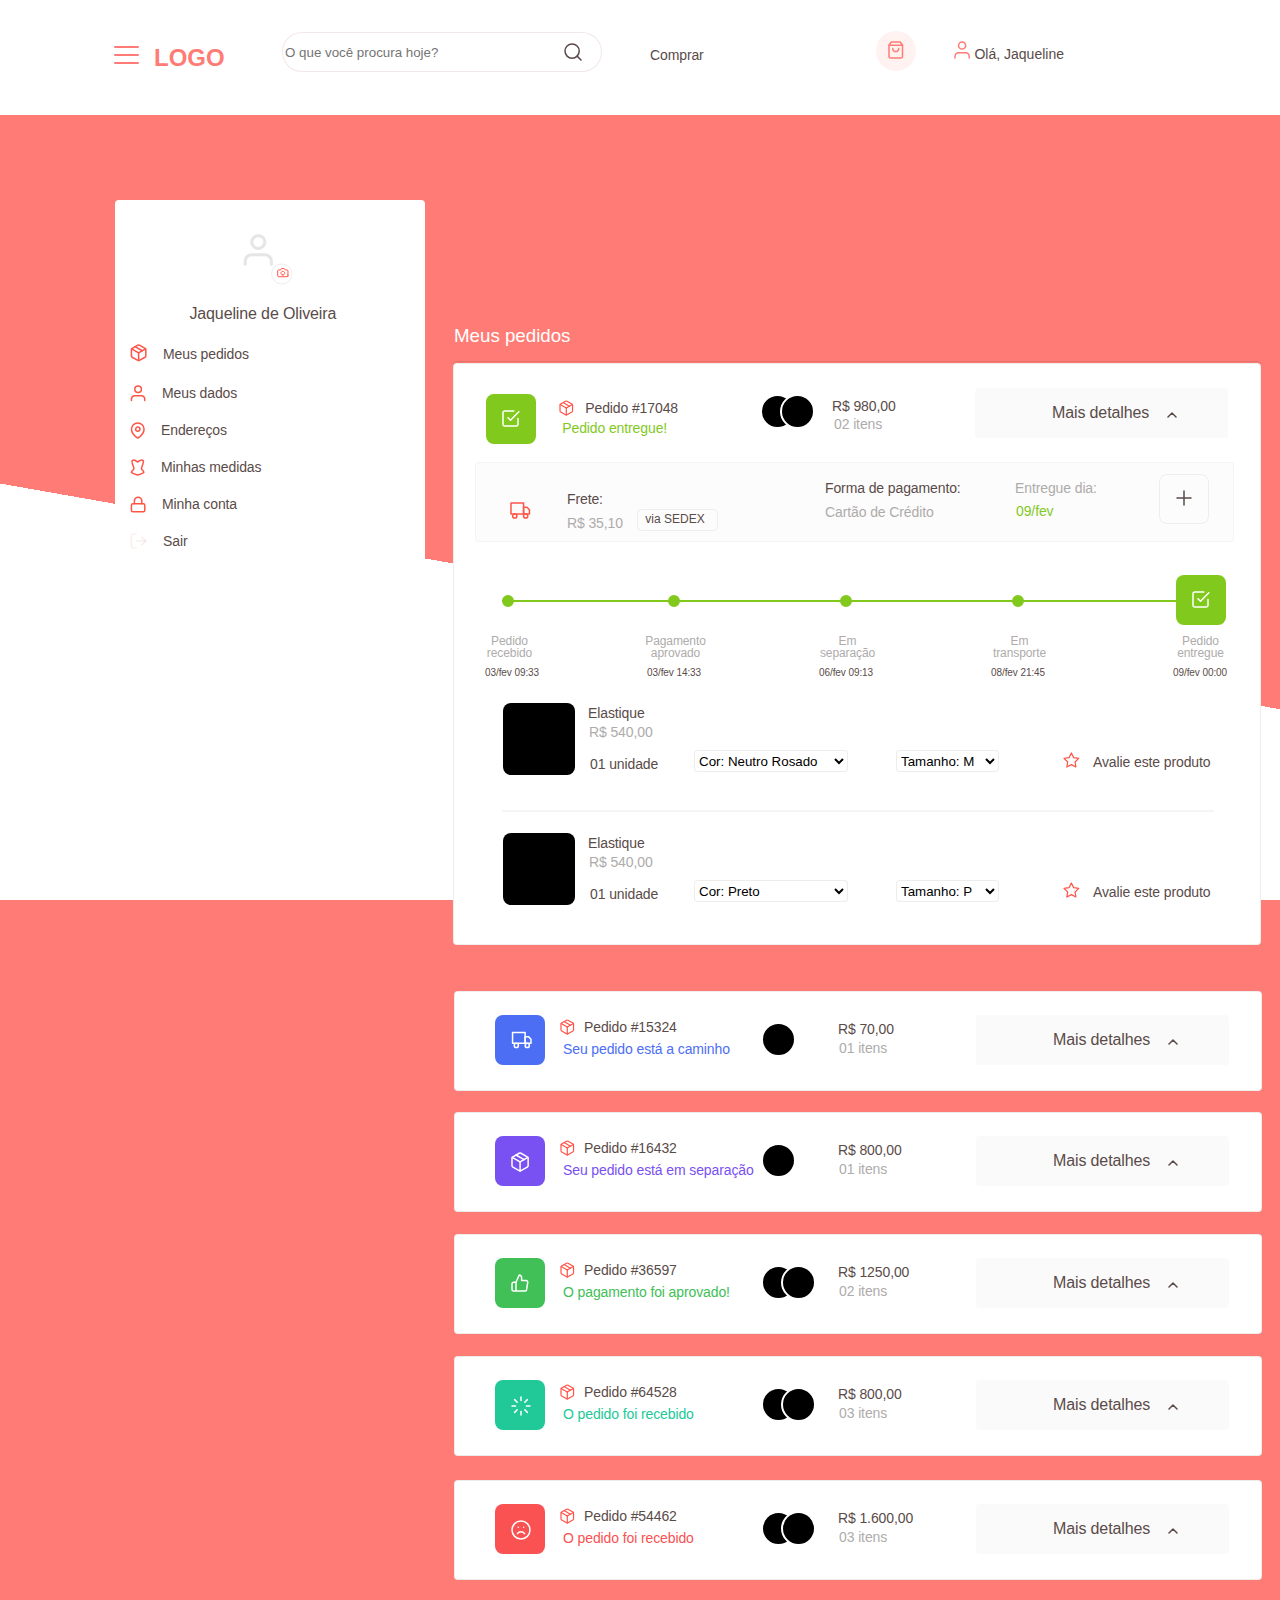
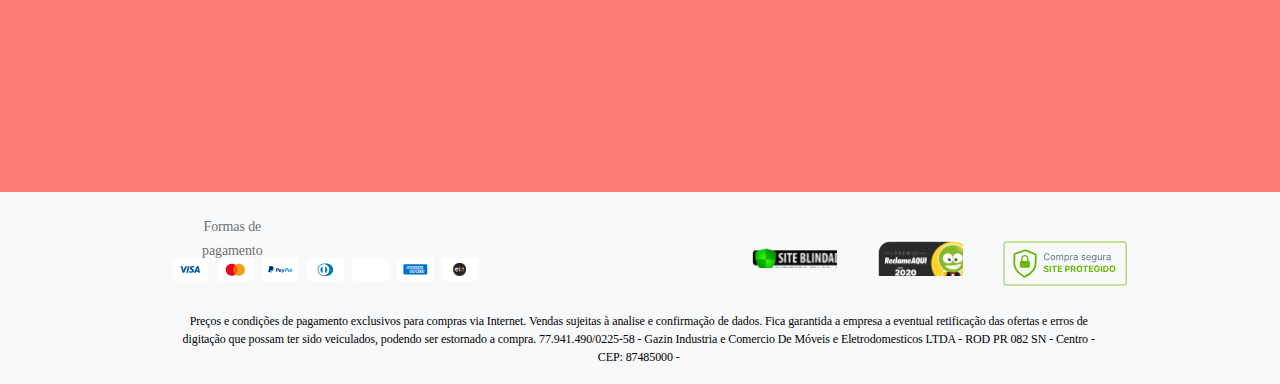
<file: index.html>
<!DOCTYPE html>
<html lang="pt-BR">

<head>
    <meta charset="UTF-8">
    <meta http-equiv="X-UA-Compatible" content="IE=edge">
    <meta name="viewport" content="width=device-width, initial-scale=1.0">
    <title>Teste-Front</title>
    <link rel="stylesheet" href="./css/global.css">
    <link rel="preconnect" href="https://fonts.gstatic.com">
    <link rel="preconnect" href="https://fonts.gstatic.com">
    <link href="https://fonts.googleapis.com/css2?family=Archivo+Narrow:ital,wght@0,700;1,400&display=swap" rel="stylesheet">


</head>
<!-----Aqui começa o body----->

<body>
    <!--Aqui começa o Header-->
    <header class="header">
        <a class="logo" href="">LOGO</a>
        <nav class="menuIcon">
            <ul id="menu">
                <a href="#">
                    <li></li>
                </a>
                <a href="#">
                    <li></li>
                </a>
                <a href="#">
                    <li></li>
                </a>
            </ul>
        </nav>

        <div class="search-wrap">
            <form>
                <input type="text" class="search" name="focus" required class="search-box" style="color:#5A4B49
              " placeholder="O que você procura hoje?">

                <button class="search-button" type="submit">
                  <svg width="18" height="18" viewBox="0 0 18 18" fill="none" xmlns="http://www.w3.org/2000/svg">
                    <path d="M8.11172 15.2222C12.0394 15.2222 15.2234 12.0385 15.2234 8.11112C15.2234 4.18375 12.0394 1 8.11172 1C4.18403 1 1 4.18375 1 8.11112C1 12.0385 4.18403 15.2222 8.11172 15.2222Z" stroke="#5A4B49" stroke-width="1.5" stroke-linecap="round" stroke-linejoin="round"/>
                    <path d="M16.9995 17L13.1334 13.1333" stroke="#5A4B49" stroke-width="1.5" stroke-linecap="round" stroke-linejoin="round"/>
                  </svg>
              </button>

            </form>
        </div>

        <div class="compras">
            <a href="#">Comprar</a>
        </div>

        <div class="iconCompras">
            <a href="#"> <svg width="40" height="40" viewBox="0 0 40 40" fill="none" xmlns="http://www.w3.org/2000/svg">
          <rect width="39.9999" height="40" rx="19.9999" fill="#FF7C76" fill-opacity="0.1"/>
          </svg>
                <div class="iconComprasBag">
                    <svg width="16" height="18" viewBox="0 0 16 18" fill="none" xmlns="http://www.w3.org/2000/svg">
                    <path d="M3.25073 1L1.00073 4.2V15.4C1.00073 15.8243 1.15877 16.2313 1.44007 16.5314C1.72138 16.8314 2.10291 17 2.50073 17H13.0007C13.3986 17 13.7801 16.8314 14.0614 16.5314C14.3427 16.2313 14.5007 15.8243 14.5007 15.4V4.2L12.2507 1H3.25073Z" stroke="#FF7C76" stroke-width="1.5" stroke-linecap="round" stroke-linejoin="round"/>
                    <path d="M1.00073 4.20001H14.5007" stroke="#FF7C76" stroke-width="1.5" stroke-linecap="round" stroke-linejoin="round"/>
                    <path d="M10.7496 7.40002C10.7496 8.24872 10.4336 9.06265 9.87095 9.66277C9.30835 10.2629 8.54528 10.6 7.74963 10.6C6.95398 10.6 6.19092 10.2629 5.62831 9.66277C5.0657 9.06265 4.74963 8.24872 4.74963 7.40002" stroke="#FF7C76" stroke-width="1.5" stroke-linecap="round" stroke-linejoin="round"/>
                  </svg>
                </div>
            </a>
        </div>

        <div class="iconAvatar">

            <svg width="16" height="18" viewBox="0 0 16 18" fill="none" xmlns="http://www.w3.org/2000/svg">
              <path d="M15.2244 17V15.2222C15.2244 14.2793 14.8497 13.3749 14.1829 12.7081C13.516 12.0413 12.6116 11.6667 11.6685 11.6667H4.55692C3.61385 11.6667 2.70942 12.0413 2.04257 12.7081C1.37573 13.3749 1.0011 14.2793 1.0011 15.2222V17" stroke="#FF7C76" stroke-width="1.5" stroke-linecap="round" stroke-linejoin="round"/>
              <path d="M8.11157 8.11111C10.0754 8.11111 11.6674 6.51924 11.6674 4.55556C11.6674 2.59188 10.0754 1 8.11157 1C6.14777 1 4.55579 2.59188 4.55579 4.55556C4.55579 6.51924 6.14777 8.11111 8.11157 8.11111Z" stroke="#FF7C76" stroke-width="1.5" stroke-linecap="round" stroke-linejoin="round"/>
          </svg>
            <a href="">Olá, Jaqueline</a>
        </div>
    </header>
    <!--Aqui termina o Header-->


    <!--Aqui começa a sidebar-->
    <aside class="sidebar">
        <div class="avatarSidebar">
            <svg width="64" height="64" viewBox="0 0 64 64" fill="none" xmlns="http://www.w3.org/2000/svg" xmlns:xlink="http://www.w3.org/1999/xlink">
        <rect width="64" height="64" fill="url(#pattern0)"/>
        <defs>
          <pattern id="pattern0" patternContentUnits="objectBoundingBox" width="1" height="1">
            <use xlink:href="" transform=""/>
          </pattern>
          <image id="" width="64" height="64" xlink:href=""/>
        </defs>
      </svg>

            <div class="iconSidebar1">
                <svg width="30" height="32" viewBox="0 0 30 32" fill="none" xmlns="http://www.w3.org/2000/svg">
            <path d="M28.3764 30.328V27.1444C28.3764 25.4556 27.6872 23.8361 26.4604 22.6419C25.2337 21.4478 23.5698 20.777 21.8349 20.777H8.75193C7.01702 20.777 5.35317 21.4478 4.12641 22.6419C2.89964 23.8361 2.21045 25.4556 2.21045 27.1444V30.328" stroke="#DEDBDB" stroke-opacity="0.75" stroke-width="3" stroke-linecap="round" stroke-linejoin="round"/>
            <path d="M15.2923 14.4089C18.9051 14.4089 21.8338 11.5581 21.8338 8.04151C21.8338 4.5249 18.9051 1.67413 15.2923 1.67413C11.6796 1.67413 8.75085 4.5249 8.75085 8.04151C8.75085 11.5581 11.6796 14.4089 15.2923 14.4089Z" stroke="#DEDBDB" stroke-opacity="0.75" stroke-width="3" stroke-linecap="round" stroke-linejoin="round"/>
          </svg>


            </div>
            <div class="iconSidebar2">
                <svg width="22" height="22" viewBox="0 0 22 22" fill="none" xmlns="http://www.w3.org/2000/svg">
        <ellipse cx="10.8281" cy="11" rx="10.2734" ry="10" fill="white" stroke="#EFEDED"/>
        </svg>

            </div>

            <div class="iconSidebar3">
                <svg width="12" height="10" viewBox="0 0 12 10" fill="none" xmlns="http://www.w3.org/2000/svg">
          <path d="M10.9648 7.82827C10.9648 8.06937 10.8664 8.3006 10.6913 8.47109C10.5161 8.64158 10.2786 8.73736 10.0309 8.73736H1.62536C1.37766 8.73736 1.1401 8.64158 0.964954 8.47109C0.789804 8.3006 0.691406 8.06937 0.691406 7.82827V2.82827C0.691406 2.58716 0.789804 2.35593 0.964954 2.18544C1.1401 2.01496 1.37766 1.91918 1.62536 1.91918H3.49325L4.4272 0.555542H7.22905L8.163 1.91918H10.0309C10.2786 1.91918 10.5161 2.01496 10.6913 2.18544C10.8664 2.35593 10.9648 2.58716 10.9648 2.82827V7.82827Z" stroke="#FF5448" stroke-linecap="round" stroke-linejoin="round"/>
          <path d="M5.82823 6.91859C6.85985 6.91859 7.69614 6.10456 7.69614 5.10041C7.69614 4.09625 6.85985 3.28223 5.82823 3.28223C4.79662 3.28223 3.96033 4.09625 3.96033 5.10041C3.96033 6.10456 4.79662 6.91859 5.82823 6.91859Z" stroke="#FF5448" stroke-linecap="round" stroke-linejoin="round"/>
          </svg>
            </div>
        </div>


        <input type="image" src="" alt="" width="" height="">
        <nav class="nav">
            <a href="" class="name">Jaqueline de Oliveira</a>
            <div class="menu">
                <ul>
                    <li>

                        <li><a href="#"><i class="lni lni-text-format"><svg width="17" height="18" viewBox="0 0 17 18" fill="none" xmlns="http://www.w3.org/2000/svg">
                    <path d="M12.2246 6.75386L5.0332 2.71719" stroke="#FF5448" stroke-width="1.5" stroke-linecap="round" stroke-linejoin="round"/>
                    <path d="M15.8203 11.8873V5.66507C15.82 5.39229 15.746 5.12437 15.6058 4.8882C15.4656 4.65203 15.264 4.45591 15.0213 4.31952L9.42795 1.2084C9.18501 1.07188 8.90943 1 8.62891 1C8.34838 1 8.0728 1.07188 7.82986 1.2084L2.23655 4.31952C1.99385 4.45591 1.79226 4.65203 1.65201 4.8882C1.51177 5.12437 1.43779 5.39229 1.4375 5.66507V11.8873C1.43779 12.1601 1.51177 12.428 1.65201 12.6642C1.79226 12.9003 1.99385 13.0965 2.23655 13.2329L7.82986 16.344C8.0728 16.4805 8.34838 16.5524 8.62891 16.5524C8.90943 16.5524 9.18501 16.4805 9.42795 16.344L15.0213 13.2329C15.264 13.0965 15.4656 12.9003 15.6058 12.6642C15.746 12.428 15.82 12.1601 15.8203 11.8873Z" stroke="#FF5448" stroke-width="1.5" stroke-linecap="round" stroke-linejoin="round"/>
                    <path d="M1.65283 4.85638L8.6285 8.78416L15.6042 4.85638" stroke="#FF5448" stroke-width="1.5" stroke-linecap="round" stroke-linejoin="round"/>
                    <path d="M8.62891 16.6161V8.77612" stroke="#FF5448" stroke-width="1.5" stroke-linecap="round" stroke-linejoin="round"/>
                    </svg></i><span>Meus pedidos</span></a></li>
                        <li><a href="#"><i class="lni lni-bar-chart"></i><svg width="16" height="17" viewBox="0 0 16 17" fill="none" xmlns="http://www.w3.org/2000/svg">
                        <path d="M14.7079 15.5022V13.8908C14.7079 13.0361 14.3591 12.2164 13.7382 11.6121C13.1174 11.0077 12.2752 10.6682 11.3972 10.6682H4.77562C3.89755 10.6682 3.05544 11.0077 2.43455 11.6121C1.81366 12.2164 1.46484 13.0361 1.46484 13.8908V15.5022" stroke="#FF5448" stroke-width="1.5" stroke-linecap="round" stroke-linejoin="round"/>
                        <path d="M8.08604 7.44531C9.91454 7.44531 11.3968 6.00248 11.3968 4.22266C11.3968 2.44283 9.91454 1 8.08604 1C6.25755 1 4.77527 2.44283 4.77527 4.22266C4.77527 6.00248 6.25755 7.44531 8.08604 7.44531Z" stroke="#FF5448" stroke-width="1.5" stroke-linecap="round" stroke-linejoin="round"/>
                        </svg>
                        <span>Meus dados</span></a></li>
                        <li><a href="#"><i class="lni lni-grid"></i><svg width="15" height="17" viewBox="0 0 15 17" fill="none" xmlns="http://www.w3.org/2000/svg">
                        <path d="M14.0732 7.13636C14.0732 11.9091 7.769 16 7.769 16C7.769 16 1.46484 11.9091 1.46484 7.13636C1.46484 5.5089 2.12903 3.94809 3.31129 2.7973C4.49355 1.64651 6.09703 1 7.769 1C9.44096 1 11.0445 1.64651 12.2267 2.7973C13.409 3.94809 14.0732 5.5089 14.0732 7.13636Z" stroke="#FF5448" stroke-width="1.5" stroke-linecap="round" stroke-linejoin="round"/>
                        <path d="M7.77057 9.18188C8.93114 9.18188 9.87196 8.2661 9.87196 7.13643C9.87196 6.00675 8.93114 5.09097 7.77057 5.09097C6.61001 5.09097 5.66919 6.00675 5.66919 7.13643C5.66919 8.2661 6.61001 9.18188 7.77057 9.18188Z" stroke="#FF5448" stroke-width="1.5" stroke-linecap="round" stroke-linejoin="round"/>
                        </svg>
                        <span>Endereços</span></a></li>
                        <li><a href="#"><i class="lni lni-bullhorn"></i><svg width="15" height="17" viewBox="0 0 15 17" fill="none" xmlns="http://www.w3.org/2000/svg">
                        <path d="M13.1014 11.7668C12.4365 11.0386 11.1897 10.4723 11.5222 9.17776C11.8546 7.88326 13.7664 2.94798 13.4339 2.13892C13.1014 1.32986 12.3534 0.601702 10.7741 1.24895C9.19486 1.81529 7.86496 2.78617 7.86496 2.78617L7.69873 3.51432L7.53249 2.78617C7.53249 2.78617 6.11948 1.8962 4.62334 1.24895C3.04409 0.601702 2.29603 1.41076 1.96355 2.13892C1.63108 2.94798 3.5428 7.88326 3.87528 9.17776C4.20775 10.4723 2.87786 11.0386 2.21291 11.7668C1.54796 12.4949 1.46484 13.5467 1.46484 13.5467C3.62592 14.7603 7.61561 15.9739 7.61561 15.9739C7.61561 15.9739 11.6053 14.7603 13.7664 13.5467C13.8495 13.5467 13.7664 12.4949 13.1014 11.7668Z" stroke="#FF5448" stroke-width="1.5"/>
                        </svg>
                        <span>Minhas medidas</span></a></li>
                        <li><a href="#"><i class="lni lni-support"></i><svg width="16" height="17" viewBox="0 0 16 17" fill="none" xmlns="http://www.w3.org/2000/svg">
                        <path d="M13.309 7.77734H2.92144C2.10188 7.77734 1.4375 8.42404 1.4375 9.22179V14.2774C1.4375 15.0751 2.10188 15.7218 2.92144 15.7218H13.309C14.1286 15.7218 14.793 15.0751 14.793 14.2774V9.22179C14.793 8.42404 14.1286 7.77734 13.309 7.77734Z" stroke="#FF5448" stroke-width="1.5" stroke-linecap="round" stroke-linejoin="round"/>
                        <path d="M4.4054 7.77734V4.88845C4.4054 3.93073 4.79625 3.01223 5.49199 2.33501C6.18772 1.6578 7.13133 1.27734 8.11525 1.27734C9.09916 1.27734 10.0428 1.6578 10.7385 2.33501C11.4342 3.01223 11.8251 3.93073 11.8251 4.88845V7.77734" stroke="#FF5448" stroke-width="1.5" stroke-linecap="round" stroke-linejoin="round"/>
                        </svg>
                        <span>Minha conta</span></a></li>
                        <li><a href="#"><i class="lni lni-support"></i><svg width="17" height="16" viewBox="0 0 17 16" fill="none" xmlns="http://www.w3.org/2000/svg">
                        <path d="M6.23177 15H3.03559C2.61175 15 2.20527 14.8361 1.90557 14.5444C1.60587 14.2527 1.4375 13.857 1.4375 13.4444V2.55556C1.4375 2.143 1.60587 1.74733 1.90557 1.45561C2.20527 1.16389 2.61175 1 3.03559 1H6.23177" stroke="#CE574B" stroke-opacity="0.1" stroke-width="1.5" stroke-linecap="round" stroke-linejoin="round"/>
                        <path d="M11.8251 11.8889L15.8203 8L11.8251 4.11111" stroke="#CE574B" stroke-opacity="0.1" stroke-width="1.5" stroke-linecap="round" stroke-linejoin="round"/>
                        <path d="M15.8204 8H6.23181" stroke="#CE574B" stroke-opacity="0.1" stroke-width="1.5" stroke-linecap="round" stroke-linejoin="round"/>
                        </svg>
                        
                          <span>Sair</span></a></li>
                </ul>
            </div>
        </nav>
    </aside>

    <!--Aqui termina a sidebar-->

    <!--Aqui começa o main-->
    <main>
        <!--Aqui começa o Meus pedidos-->
        <div class="titulo">
            <h3>Meus pedidos</h3>
        </div>
        <div class="meusPedidos">
            <div class='card1'>
                <div class="pedido01">
                    <div class="svg">
                        <svg width="18" height="17" viewBox="0 0 18 17" fill="none" xmlns="http://www.w3.org/2000/svg">
                      <path d="M6 7.66668L8.5 10.1667L16.8333 1.83334" stroke="white" stroke-width="1.5" stroke-linecap="round" stroke-linejoin="round"/>
                      <path d="M16 8.5V14.3333C16 14.7754 15.8244 15.1993 15.5118 15.5118C15.1993 15.8244 14.7754 16 14.3333 16H2.66667C2.22464 16 1.80072 15.8244 1.48816 15.5118C1.17559 15.1993 1 14.7754 1 14.3333V2.66667C1 2.22464 1.17559 1.80072 1.48816 1.48816C1.80072 1.17559 2.22464 1 2.66667 1H11.8333" stroke="white" stroke-width="1.5" stroke-linecap="round" stroke-linejoin="round"/>
                      </svg>
                    </div>

                    <div class="numeroPedido"><i class=""><svg width="15" height="16" viewBox="0 0 15 16" fill="none" xmlns="http://www.w3.org/2000/svg">
                      <path d="M10.4134 6.15846L4.13782 2.53955" stroke="#FF5448" stroke-width="1.2" stroke-linecap="round" stroke-linejoin="round"/>
                      <path d="M13.5511 10.7606V5.18228C13.5509 4.93773 13.4863 4.69754 13.3639 4.48581C13.2416 4.27408 13.0656 4.09826 12.8539 3.97598L7.97286 1.18684C7.76086 1.06444 7.52037 1 7.27557 1C7.03077 1 6.79029 1.06444 6.57829 1.18684L1.69729 3.97598C1.48549 4.09826 1.30958 4.27408 1.18719 4.48581C1.06481 4.69754 1.00025 4.93773 1 5.18228V10.7606C1.00025 11.0051 1.06481 11.2453 1.18719 11.457C1.30958 11.6688 1.48549 11.8446 1.69729 11.9669L6.57829 14.756C6.79029 14.8784 7.03077 14.9429 7.27557 14.9429C7.52037 14.9429 7.76086 14.8784 7.97286 14.756L12.8539 11.9669C13.0656 11.8446 13.2416 11.6688 13.3639 11.457C13.4863 11.2453 13.5509 11.0051 13.5511 10.7606Z" stroke="#FF5448" stroke-width="1.2" stroke-linecap="round" stroke-linejoin="round"/>
                      <path d="M1.18823 4.45734L7.27554 7.97863L13.3628 4.45734" stroke="#FF5448" stroke-width="1.2" stroke-linecap="round" stroke-linejoin="round"/>
                      <path d="M7.27557 14.9998V7.97116" stroke="#FF5448" stroke-width="1.2" stroke-linecap="round" stroke-linejoin="round"/>
                      </svg></i>
                        <a href="">Pedido #17048</a></div>
                    <div class="status">
                        <a href=""></a>Pedido entregue!</div>
                </div>
            </div>
            <div class="valores">
                <div class="cash-inco1"></div>
                <div class="cash-inco2"></div>

                <div class="dinheiro">
                    <a href=""> R$ 980,00</a>
                </div>
                <div class="itens">
                    <a href="">02 itens</a>
                </div>
            </div>

            <div class="detalhes">
                <ul>
                    <li><a href="">Mais detalhes</a><i class="icon"><svg width="10" height="6" viewBox="0 0 10 6" fill="none" xmlns="http://www.w3.org/2000/svg">
                      <path d="M9 5L5 1L1 5" stroke="#5A4B49" stroke-width="1.5" stroke-linecap="round" stroke-linejoin="round"/>
                      </svg>
                      </i></li>
                </ul>
            </div>

            <div class="cards1">
                <div class="icon-cards1">
                    <svg width="21" height="17" viewBox="0 0 21 17" fill="none" xmlns="http://www.w3.org/2000/svg">
                  <path d="M13.576 1H1V11.8992H13.576V1Z" stroke="#FF5448" stroke-width="1.5" stroke-linecap="round" stroke-linejoin="round"/>
                  <path d="M13.5752 5.19174H16.9288L19.444 7.70693V11.8989H13.5752V5.19174Z" stroke="#FF5448" stroke-width="1.5" stroke-linecap="round" stroke-linejoin="round"/>
                  <path d="M4.77214 16.0911C5.92973 16.0911 6.86813 15.1527 6.86813 13.9951C6.86813 12.8375 5.92973 11.8991 4.77214 11.8991C3.61456 11.8991 2.67615 12.8375 2.67615 13.9951C2.67615 15.1527 3.61456 16.0911 4.77214 16.0911Z" stroke="#FF5448" stroke-width="1.5" stroke-linecap="round" stroke-linejoin="round"/>
                  <path d="M15.6712 16.0911C16.8288 16.0911 17.7672 15.1527 17.7672 13.9951C17.7672 12.8375 16.8288 11.8991 15.6712 11.8991C14.5136 11.8991 13.5752 12.8375 13.5752 13.9951C13.5752 15.1527 14.5136 16.0911 15.6712 16.0911Z" stroke="#FF5448" stroke-width="1.5" stroke-linecap="round" stroke-linejoin="round"/>
                  </svg>
                    <a class="frete" href="">Frete:</a>
                    <a class="valor" href="">R$ 35,10</a>
                </div>

                <div class="envio"><a href="">via SEDEX</a></div>

                <div class="formasPagamentos">
                    <a class="valor1" href="">Forma de pagamento:</a>
                    <a class="valor2" href="">Cartão de Crédito</a>
                </div>

                <div class="entrega">
                    <a class="valor3" href="">Entregue dia:</a>
                    <a class="valor4" href="">09/fev</a>
                </div>

                <div class="adicionar">
                    <a href=""><svg width="16" height="16" viewBox="0 0 16 16" fill="none" xmlns="http://www.w3.org/2000/svg">
                    <path d="M8 1V15" stroke="#5A4B49" stroke-width="1.5" stroke-linecap="round" stroke-linejoin="round"/>
                    <path d="M1 8H15" stroke="#5A4B49" stroke-width="1.5" stroke-linecap="round" stroke-linejoin="round"/>
                    </svg>
                    </a>
                </div>


            </div>

        </div>
        </div>
        <!--Aqui termina o Meus pedidos-->

        <!--Aqui começa a barra de progesso-->
        <section>
            <ol class="progress-bar">
                <li class="is-complete"><span><a class="state1" href="">Pedido recebido</a> <a class="data-hora1" href="">03/fev 09:33</a></span></li>
                <li class="is-complete"><span><a class="state2" href="">Pagamento aprovado</a> <a class="data-hora2"  href="">03/fev 14:33</a></span></li>
                <li class="is-complete"><span><a class="state3" href="">Em separação</a> <a class="data-hora3" href="">06/fev 09:13</a></span></li>
                <li class="is-complete"><span><a class="state3" href="">Em transporte</a> <a class="data-hora4" href="">08/fev 21:45</a></span></li>
                <li class="is-complete"><span><a class="state4" href="">Pedido entregue</a> <a class="data-hora5" href="">09/fev 00:00</a></span></li>
            </ol>
            <li class="confirmation">
                <div class="svg">
                    <svg width="18" height="17" viewBox="0 0 18 17" fill="none" xmlns="http://www.w3.org/2000/svg">
            <path d="M6 7.66668L8.5 10.1667L16.8333 1.83334" stroke="white" stroke-width="1.5" stroke-linecap="round" stroke-linejoin="round"/>
            <path d="M16 8.5V14.3333C16 14.7754 15.8244 15.1993 15.5118 15.5118C15.1993 15.8244 14.7754 16 14.3333 16H2.66667C2.22464 16 1.80072 15.8244 1.48816 15.5118C1.17559 15.1993 1 14.7754 1 14.3333V2.66667C1 2.22464 1.17559 1.80072 1.48816 1.48816C1.80072 1.17559 2.22464 1 2.66667 1H11.8333" stroke="white" stroke-width="1.5" stroke-linecap="round" stroke-linejoin="round"/>
            </svg>
                </div><span></span></li>
        </section>

        <!--Aqui começa termina a barra de progesso-->

        <!--Aqui começa os detalhes dos pedidos-->
        <div>
            <ul>
                <li>
                    <div class="produto">
                        <a class="nome-Produto" href="">Elastique</a>
                        <div class="cash">
                            <a class="cash-item" href="">R$ 540,00</a>
                        </div>

                        <div class="unidade-valor">
                            <a href="">01 unidade</a>
                        </div>

                        <div class="unidade">
                            <form action="#">
                                <select name="select">
                        <option value="valor1" selected>Cor: Neutro Rosado</option>
                        <option value="valor2" >Cor: Neutro Rosado</option>
                        <option value="valor3">Cor: Neutro Rosado</option>
                      </select>
                            </form>
                        </div>

                        <div class="medidas">
                            <form action="#">
                                <select name="select">
                      <option value="valor1">Tamanho: P</option>
                      <option value="valor2" selected>Tamanho: M</option>
                      <option value="valor3">Tamanho: G</option>
                    </select>
                            </form>
                        </div>

                        <div class="avaliacao">
                            <i><svg width="17" height="16" viewBox="0 0 17 16" fill="none" xmlns="http://www.w3.org/2000/svg">
                            <path d="M8.37543 1L10.6544 5.61702L15.7509 6.36194L12.0631 9.95377L12.9334 15.0281L8.37543 12.6311L3.81741 15.0281L4.68771 9.95377L1 6.36194L6.09642 5.61702L8.37543 1Z" stroke="#FF5448" stroke-width="1.2" stroke-linecap="round" stroke-linejoin="round"/>
                            </svg></i><a href="">Avalie este produto</a>
                        </div>

                </li>
                <hr>
                <li>
                    <div class="produto1">
                        <a class="nome-Produto" href="">Elastique</a>
                        <div class="cash">
                            <a class="cash-item" href="">R$ 540,00</a>
                        </div>

                        <div class="unidade-valor">
                            <a href="">01 unidade</a>
                        </div>

                        <div class="unidade">
                            <form action="#">
                                <select name="select">
                            <option value="valor1" selected>Cor: Preto</option>
                            <option value="valor2" >Cor: Preto</option>
                            <option value="valor3">Cor: Preto</option>
                          </select>
                            </form>
                        </div>

                        <div class="medidas">
                            <form action="#">
                                <select name="select">
                          <option value="valor1" selected>Tamanho: P</option>
                          <option value="valor2" >Tamanho: M</option>
                          <option value="valor3">Tamanho: G</option>
                        </select>
                            </form>
                        </div>

                        <div class="avaliacao">
                            <i><svg width="17" height="16" viewBox="0 0 17 16" fill="none" xmlns="http://www.w3.org/2000/svg">
                      <path d="M8.37543 1L10.6544 5.61702L15.7509 6.36194L12.0631 9.95377L12.9334 15.0281L8.37543 12.6311L3.81741 15.0281L4.68771 9.95377L1 6.36194L6.09642 5.61702L8.37543 1Z" stroke="#FF5448" stroke-width="1.2" stroke-linecap="round" stroke-linejoin="round"/>
                      </svg>
                      </i>
                            <a href="">Avalie este produto</a>
                        </div>

                </li>
            </ul>
            </div>
            <!--Aqui termina os detalhes dos pedidos-->

            <!--Aqui começa os demais pedidos, cada seção dessa é um pedido difernte de outro-->

            <!--Aqui começa a seção 01 !-->
            <section>

                <div class="notificacao">
                    <div class="pedido02">
                        <div class="svg">
                            <svg width="21" height="18" viewBox="0 0 21 18" fill="none" xmlns="http://www.w3.org/2000/svg">
                            <path d="M14.1316 1.45459H1.55566V12.3538H14.1316V1.45459Z" stroke="white" stroke-width="1.5" stroke-linecap="round" stroke-linejoin="round"/>
                            <path d="M14.1309 5.64635H17.4844L19.9996 8.16154V12.3535H14.1309V5.64635Z" stroke="white" stroke-width="1.5" stroke-linecap="round" stroke-linejoin="round"/>
                            <path d="M5.3278 16.5457C6.48539 16.5457 7.4238 15.6073 7.4238 14.4497C7.4238 13.2921 6.48539 12.3537 5.3278 12.3537C4.17022 12.3537 3.23181 13.2921 3.23181 14.4497C3.23181 15.6073 4.17022 16.5457 5.3278 16.5457Z" stroke="white" stroke-width="1.5" stroke-linecap="round" stroke-linejoin="round"/>
                            <path d="M16.2269 16.5457C17.3844 16.5457 18.3228 15.6073 18.3228 14.4497C18.3228 13.2921 17.3844 12.3537 16.2269 12.3537C15.0693 12.3537 14.1309 13.2921 14.1309 14.4497C14.1309 15.6073 15.0693 16.5457 16.2269 16.5457Z" stroke="white" stroke-width="1.5" stroke-linecap="round" stroke-linejoin="round"/>
                            </svg>

                        </div>
                    </div>
                    <div class='card1'>
                        <div class="pedido">
                            <div class="numeroPedido"><i class=""><svg width="15" height="16" viewBox="0 0 15 16" fill="none" xmlns="http://www.w3.org/2000/svg">
                                <path d="M10.4134 6.15846L4.13782 2.53955" stroke="#FF5448" stroke-width="1.2" stroke-linecap="round" stroke-linejoin="round"/>
                                <path d="M13.5511 10.7606V5.18228C13.5509 4.93773 13.4863 4.69754 13.3639 4.48581C13.2416 4.27408 13.0656 4.09826 12.8539 3.97598L7.97286 1.18684C7.76086 1.06444 7.52037 1 7.27557 1C7.03077 1 6.79029 1.06444 6.57829 1.18684L1.69729 3.97598C1.48549 4.09826 1.30958 4.27408 1.18719 4.48581C1.06481 4.69754 1.00025 4.93773 1 5.18228V10.7606C1.00025 11.0051 1.06481 11.2453 1.18719 11.457C1.30958 11.6688 1.48549 11.8446 1.69729 11.9669L6.57829 14.756C6.79029 14.8784 7.03077 14.9429 7.27557 14.9429C7.52037 14.9429 7.76086 14.8784 7.97286 14.756L12.8539 11.9669C13.0656 11.8446 13.2416 11.6688 13.3639 11.457C13.4863 11.2453 13.5509 11.0051 13.5511 10.7606Z" stroke="#FF5448" stroke-width="1.2" stroke-linecap="round" stroke-linejoin="round"/>
                                <path d="M1.18823 4.45734L7.27554 7.97863L13.3628 4.45734" stroke="#FF5448" stroke-width="1.2" stroke-linecap="round" stroke-linejoin="round"/>
                                <path d="M7.27557 14.9998V7.97116" stroke="#FF5448" stroke-width="1.2" stroke-linecap="round" stroke-linejoin="round"/>
                                </svg></i>
                                <a href="">Pedido #15324</a></div>
                            <div class="status">
                                <a href=""></a>Seu pedido está a caminho</div>
                        </div>
                    </div>
                    <div class="valores">
                        <div class="cash-inco1"></div>


                        <div class="dinheiro">
                            <a href=""> R$ 70,00</a>
                        </div>
                        <div class="itens">
                            <a href="">01 itens</a>
                        </div>
                    </div>

                    <div class="detalhes">
                        <ul>
                            <li><a href="">Mais detalhes</a><i class="icon"><svg width="10" height="6" viewBox="0 0 10 6" fill="none" xmlns="http://www.w3.org/2000/svg">
                      <path d="M9 5L5 1L1 5" stroke="#5A4B49" stroke-width="1.5" stroke-linecap="round" stroke-linejoin="round"/>
                      </svg>
                      </i></li>
                        </ul>
                    </div>
                </div>
            </section>
            <!--Aqui termina a seção 01 !-->

            <!--Aqui começa a seção 02 !-->
            <section>

                <div class="notificacao02">
                    <div class="pedido02">
                        <div class="svg">
                            <svg width="18" height="20" viewBox="0 0 18 20" fill="none" xmlns="http://www.w3.org/2000/svg">
                                <path d="M13.1015 7.63162L5.03381 2.97928" stroke="white" stroke-width="1.5" stroke-linecap="round" stroke-linejoin="round"/>
                                <path d="M17.1353 13.5478V6.37659C17.135 6.0622 17.052 5.75342 16.8946 5.48123C16.7373 5.20903 16.5111 4.983 16.2389 4.82581L9.96404 1.24019C9.6915 1.08284 9.38234 1 9.06764 1C8.75293 1 8.44378 1.08284 8.17123 1.24019L1.8964 4.82581C1.62413 4.983 1.39799 5.20903 1.24065 5.48123C1.08331 5.75342 1.00032 6.0622 1 6.37659V13.5478C1.00032 13.8622 1.08331 14.171 1.24065 14.4432C1.39799 14.7154 1.62413 14.9414 1.8964 15.0986L8.17123 18.6842C8.44378 18.8416 8.75293 18.9244 9.06764 18.9244C9.38234 18.9244 9.6915 18.8416 9.96404 18.6842L16.2389 15.0986C16.5111 14.9414 16.7373 14.7154 16.8946 14.4432C17.052 14.171 17.135 13.8622 17.1353 13.5478Z" stroke="white" stroke-width="1.5" stroke-linecap="round" stroke-linejoin="round"/>
                                <path d="M1.24158 5.44437L9.06719 9.97121L16.8928 5.44437" stroke="white" stroke-width="1.5" stroke-linecap="round" stroke-linejoin="round"/>
                                <path d="M9.06763 18.998V9.96228" stroke="white" stroke-width="1.5" stroke-linecap="round" stroke-linejoin="round"/>
                                </svg>
                        </div>
                    </div>
                    <div class='card1'>
                        <div class="pedido">
                            <div class="numeroPedido"><i class=""><svg width="15" height="16" viewBox="0 0 15 16" fill="none" xmlns="http://www.w3.org/2000/svg">
                                <path d="M10.4133 6.15848L4.13776 2.53957" stroke="#FF5448" stroke-width="1.2" stroke-linecap="round" stroke-linejoin="round"/>
                                <path d="M13.5511 10.7606V5.18228C13.5509 4.93773 13.4863 4.69754 13.3639 4.48581C13.2416 4.27408 13.0656 4.09826 12.8539 3.97598L7.97286 1.18684C7.76086 1.06444 7.52037 1 7.27557 1C7.03077 1 6.79029 1.06444 6.57829 1.18684L1.69729 3.97598C1.48549 4.09826 1.30958 4.27408 1.18719 4.48581C1.06481 4.69754 1.00025 4.93773 1 5.18228V10.7606C1.00025 11.0051 1.06481 11.2453 1.18719 11.457C1.30958 11.6688 1.48549 11.8446 1.69729 11.9669L6.57829 14.756C6.79029 14.8784 7.03077 14.9429 7.27557 14.9429C7.52037 14.9429 7.76086 14.8784 7.97286 14.756L12.8539 11.9669C13.0656 11.8446 13.2416 11.6688 13.3639 11.457C13.4863 11.2453 13.5509 11.0051 13.5511 10.7606Z" stroke="#FF5448" stroke-width="1.2" stroke-linecap="round" stroke-linejoin="round"/>
                                <path d="M1.18823 4.45734L7.27554 7.97863L13.3628 4.45734" stroke="#FF5448" stroke-width="1.2" stroke-linecap="round" stroke-linejoin="round"/>
                                <path d="M7.27557 14.9998V7.97116" stroke="#FF5448" stroke-width="1.2" stroke-linecap="round" stroke-linejoin="round"/>
                                </svg>
                                
                                </i>
                                <a href="">Pedido #16432</a></div>
                            <div class="status">
                                <a href=""></a>Seu pedido está em separação</div>
                        </div>
                    </div>
                    <div class="valores">
                        <div class="cash-inco1"></div>

                        <div class="dinheiro">
                            <a href=""> R$ 800,00</a>
                        </div>
                        <div class="itens">
                            <a href="">01 itens</a>
                        </div>
                    </div>

                    <div class="detalhes">
                        <ul>
                            <li><a href="">Mais detalhes</a><i class="icon"><svg width="10" height="6" viewBox="0 0 10 6" fill="none" xmlns="http://www.w3.org/2000/svg">
                    <path d="M9 5L5 1L1 5" stroke="#5A4B49" stroke-width="1.5" stroke-linecap="round" stroke-linejoin="round"/>
                    </svg>
                    </i></li>
                        </ul>
                    </div>
                </div>
            </section>
            <!--Aqui termina a seção 02 !-->

            <!--Aqui começa a seção 03 !-->
            <section>

                <div class="notificacao03">
                    <div class="pedido02">
                        <div class="svg">
                            <svg width="18" height="18" viewBox="0 0 18 18" fill="none" xmlns="http://www.w3.org/2000/svg">
                                <path d="M4.99994 16.9998H2.59998C2.17564 16.9998 1.76868 16.8312 1.46862 16.5311C1.16857 16.2311 1 15.8241 1 15.3998V9.79987C1 9.37553 1.16857 8.96857 1.46862 8.66852C1.76868 8.36847 2.17564 8.1999 2.59998 8.1999H4.99994M10.5999 6.59992V3.39997C10.5999 2.76346 10.347 2.15301 9.89693 1.70293C9.44685 1.25285 8.83641 1 8.1999 1L4.99994 8.1999V16.9998H14.0238C14.4097 17.0041 14.7841 16.8689 15.0781 16.619C15.3721 16.3691 15.5659 16.0213 15.6238 15.6398L16.7278 8.43989C16.7626 8.21058 16.7471 7.97644 16.6824 7.7537C16.6178 7.53096 16.5055 7.32494 16.3533 7.14992C16.2011 6.9749 16.0126 6.83506 15.801 6.74009C15.5894 6.64512 15.3597 6.59729 15.1278 6.59992H10.5999Z" stroke="white" stroke-width="1.5" stroke-linecap="round" stroke-linejoin="round"/>
                                </svg>
                        </div>
                    </div>
                    <div class='card1'>
                        <div class="pedido">
                            <div class="numeroPedido"><i class=""><svg width="15" height="16" viewBox="0 0 15 16" fill="none" xmlns="http://www.w3.org/2000/svg">
                                <path d="M10.4133 6.15848L4.13776 2.53957" stroke="#FF5448" stroke-width="1.2" stroke-linecap="round" stroke-linejoin="round"/>
                                <path d="M13.5511 10.7606V5.18228C13.5509 4.93773 13.4863 4.69754 13.3639 4.48581C13.2416 4.27408 13.0656 4.09826 12.8539 3.97598L7.97286 1.18684C7.76086 1.06444 7.52037 1 7.27557 1C7.03077 1 6.79029 1.06444 6.57829 1.18684L1.69729 3.97598C1.48549 4.09826 1.30958 4.27408 1.18719 4.48581C1.06481 4.69754 1.00025 4.93773 1 5.18228V10.7606C1.00025 11.0051 1.06481 11.2453 1.18719 11.457C1.30958 11.6688 1.48549 11.8446 1.69729 11.9669L6.57829 14.756C6.79029 14.8784 7.03077 14.9429 7.27557 14.9429C7.52037 14.9429 7.76086 14.8784 7.97286 14.756L12.8539 11.9669C13.0656 11.8446 13.2416 11.6688 13.3639 11.457C13.4863 11.2453 13.5509 11.0051 13.5511 10.7606Z" stroke="#FF5448" stroke-width="1.2" stroke-linecap="round" stroke-linejoin="round"/>
                                <path d="M1.18823 4.45734L7.27554 7.97863L13.3628 4.45734" stroke="#FF5448" stroke-width="1.2" stroke-linecap="round" stroke-linejoin="round"/>
                                <path d="M7.27557 14.9998V7.97116" stroke="#FF5448" stroke-width="1.2" stroke-linecap="round" stroke-linejoin="round"/>
                                </svg>
                                
                                </i>
                                <a href="">Pedido #36597</a></div>
                            <div class="status">
                                <a href=""></a>O pagamento foi aprovado!</div>
                        </div>
                    </div>
                    <div class="valores">
                        <div class="cash-inco1"></div>
                        <div class="cash-inco2"></div>
                        <div class="cash-inco3"></div>

                        <div class="dinheiro">
                            <a href=""> R$ 1250,00</a>
                        </div>
                        <div class="itens">
                            <a href="">02 itens</a>
                        </div>
                    </div>

                    <div class="detalhes">
                        <ul>
                            <li><a href="">Mais detalhes</a><i class="icon"><svg width="10" height="6" viewBox="0 0 10 6" fill="none" xmlns="http://www.w3.org/2000/svg">
                    <path d="M9 5L5 1L1 5" stroke="#5A4B49" stroke-width="1.5" stroke-linecap="round" stroke-linejoin="round"/>
                    </svg>
                    </i></li>
                        </ul>
                    </div>
                </div>
            </section>
            <!--Aqui termina a seção 03 !-->

            <!--Aqui começa a seção 04 !-->
            <section>

                <div class="notificacao04">
                    <div class="pedido02">
                        <div class="svg">
                            <svg width="20" height="20" viewBox="0 0 20 20" fill="none" xmlns="http://www.w3.org/2000/svg">
                                <path d="M10 1V4.6" stroke="white" stroke-width="1.5" stroke-linecap="round" stroke-linejoin="round"/>
                                <path d="M10 15.3998V18.9998" stroke="white" stroke-width="1.5" stroke-linecap="round" stroke-linejoin="round"/>
                                <path d="M3.63672 3.63727L6.18372 6.18427" stroke="white" stroke-width="1.5" stroke-linecap="round" stroke-linejoin="round"/>
                                <path d="M13.8167 13.8161L16.3637 16.3631" stroke="white" stroke-width="1.5" stroke-linecap="round" stroke-linejoin="round"/>
                                <path d="M1 10H4.6" stroke="white" stroke-width="1.5" stroke-linecap="round" stroke-linejoin="round"/>
                                <path d="M15.3998 10H18.9998" stroke="white" stroke-width="1.5" stroke-linecap="round" stroke-linejoin="round"/>
                                <path d="M3.63672 16.3631L6.18372 13.8161" stroke="white" stroke-width="1.5" stroke-linecap="round" stroke-linejoin="round"/>
                                <path d="M13.8167 6.18427L16.3637 3.63727" stroke="white" stroke-width="1.5" stroke-linecap="round" stroke-linejoin="round"/>
                                </svg>


                        </div>
                    </div>
                    <div class='card1'>
                        <div class="pedido">


                            <div class="numeroPedido"><i class=""><svg width="15" height="16" viewBox="0 0 15 16" fill="none" xmlns="http://www.w3.org/2000/svg">
                                <path d="M10.4133 6.15848L4.13776 2.53957" stroke="#FF5448" stroke-width="1.2" stroke-linecap="round" stroke-linejoin="round"/>
                                <path d="M13.5511 10.7606V5.18228C13.5509 4.93773 13.4863 4.69754 13.3639 4.48581C13.2416 4.27408 13.0656 4.09826 12.8539 3.97598L7.97286 1.18684C7.76086 1.06444 7.52037 1 7.27557 1C7.03077 1 6.79029 1.06444 6.57829 1.18684L1.69729 3.97598C1.48549 4.09826 1.30958 4.27408 1.18719 4.48581C1.06481 4.69754 1.00025 4.93773 1 5.18228V10.7606C1.00025 11.0051 1.06481 11.2453 1.18719 11.457C1.30958 11.6688 1.48549 11.8446 1.69729 11.9669L6.57829 14.756C6.79029 14.8784 7.03077 14.9429 7.27557 14.9429C7.52037 14.9429 7.76086 14.8784 7.97286 14.756L12.8539 11.9669C13.0656 11.8446 13.2416 11.6688 13.3639 11.457C13.4863 11.2453 13.5509 11.0051 13.5511 10.7606Z" stroke="#FF5448" stroke-width="1.2" stroke-linecap="round" stroke-linejoin="round"/>
                                <path d="M1.18823 4.45734L7.27554 7.97863L13.3628 4.45734" stroke="#FF5448" stroke-width="1.2" stroke-linecap="round" stroke-linejoin="round"/>
                                <path d="M7.27557 14.9998V7.97116" stroke="#FF5448" stroke-width="1.2" stroke-linecap="round" stroke-linejoin="round"/>
                                </svg>
                                
                                </i>
                                <a href="">Pedido #64528</a></div>
                            <div class="status">
                                <a href=""></a>O pedido foi recebido</div>
                        </div>
                    </div>
                    <div class="valores">
                        <div class="cash-inco1"></div>
                        <div class="cash-inco2"></div>

                        <div class="dinheiro">
                            <a href=""> R$ 800,00</a>
                        </div>
                        <div class="itens">
                            <a href="">03 itens</a>
                        </div>
                    </div>

                    <div class="detalhes">
                        <ul>
                            <li><a href="">Mais detalhes</a><i class="icon"><svg width="10" height="6" viewBox="0 0 10 6" fill="none" xmlns="http://www.w3.org/2000/svg">
                    <path d="M9 5L5 1L1 5" stroke="#5A4B49" stroke-width="1.5" stroke-linecap="round" stroke-linejoin="round"/>
                    </svg>
                    </i></li>
                        </ul>
                    </div>
                </div>
            </section>
            <!--Aqui termina a seção 04 !-->

            <!--Aqui começa a seção 05 !-->
            <section>

                <div class="notificacao05">
                    <div class="pedido02">
                        <div class="svg">
                            <svg width="20" height="20" viewBox="0 0 20 20" fill="none" xmlns="http://www.w3.org/2000/svg">
                                <path d="M10 19C14.9706 19 19 14.9706 19 10C19 5.02944 14.9706 1 10 1C5.02944 1 1 5.02944 1 10C1 14.9706 5.02944 19 10 19Z" stroke="white" stroke-width="1.5" stroke-linecap="round" stroke-linejoin="round"/>
                                <path d="M13.5998 13.6001C13.5998 13.6001 12.2498 11.8001 9.99978 11.8001C7.74978 11.8001 6.39978 13.6001 6.39978 13.6001" stroke="white" stroke-width="1.5" stroke-linecap="round" stroke-linejoin="round"/>
                                <path d="M7.29956 7.30011H7.30706" stroke="white" stroke-width="1.5" stroke-linecap="round" stroke-linejoin="round"/>
                                <path d="M12.7004 7.30011H12.7079" stroke="white" stroke-width="1.5" stroke-linecap="round" stroke-linejoin="round"/>
                                </svg>



                        </div>
                    </div>
                    <div class='card1'>
                        <div class="pedido">


                            <div class="numeroPedido"><i class=""><svg width="15" height="16" viewBox="0 0 15 16" fill="none" xmlns="http://www.w3.org/2000/svg">
                                <path d="M10.4133 6.15848L4.13776 2.53957" stroke="#FF5448" stroke-width="1.2" stroke-linecap="round" stroke-linejoin="round"/>
                                <path d="M13.5511 10.7606V5.18228C13.5509 4.93773 13.4863 4.69754 13.3639 4.48581C13.2416 4.27408 13.0656 4.09826 12.8539 3.97598L7.97286 1.18684C7.76086 1.06444 7.52037 1 7.27557 1C7.03077 1 6.79029 1.06444 6.57829 1.18684L1.69729 3.97598C1.48549 4.09826 1.30958 4.27408 1.18719 4.48581C1.06481 4.69754 1.00025 4.93773 1 5.18228V10.7606C1.00025 11.0051 1.06481 11.2453 1.18719 11.457C1.30958 11.6688 1.48549 11.8446 1.69729 11.9669L6.57829 14.756C6.79029 14.8784 7.03077 14.9429 7.27557 14.9429C7.52037 14.9429 7.76086 14.8784 7.97286 14.756L12.8539 11.9669C13.0656 11.8446 13.2416 11.6688 13.3639 11.457C13.4863 11.2453 13.5509 11.0051 13.5511 10.7606Z" stroke="#FF5448" stroke-width="1.2" stroke-linecap="round" stroke-linejoin="round"/>
                                <path d="M1.18823 4.45734L7.27554 7.97863L13.3628 4.45734" stroke="#FF5448" stroke-width="1.2" stroke-linecap="round" stroke-linejoin="round"/>
                                <path d="M7.27557 14.9998V7.97116" stroke="#FF5448" stroke-width="1.2" stroke-linecap="round" stroke-linejoin="round"/>
                                </svg>
                                
                                </i>
                                <a href="">Pedido #54462</a></div>
                            <div class="status">
                                <a href=""></a>O pedido foi recebido</div>
                        </div>
                    </div>
                    <div class="valores">
                        <div class="cash-inco1"></div>
                        <div class="cash-inco2"></div>

                        <div class="dinheiro">
                            <a href=""> R$ 1.600,00</a>
                        </div>
                        <div class="itens">
                            <a href="">03 itens</a>
                        </div>
                    </div>

                    <div class="detalhes">
                        <ul>
                            <li><a href="">Mais detalhes</a><i class="icon"><svg width="10" height="6" viewBox="0 0 10 6" fill="none" xmlns="http://www.w3.org/2000/svg">
                    <path d="M9 5L5 1L1 5" stroke="#5A4B49" stroke-width="1.5" stroke-linecap="round" stroke-linejoin="round"/>
                    </svg>
                    </i></li>
                        </ul>
                    </div>
                </div>
            </section>
            <!--Aqui termina a seção 01 !-->
    </main>
    <!--Aqui ctermina o main !-->

    <!--Aqui começa o footer !-->
    <footer class="footer">
        <div>
            <h3>Formas de pagamento</h3>
            <!--Aqui começa a seção dos cartões !-->

            <!--obs: o svg do cartão hipercad está defeituoso por isso ele não aparece !-->
            <div class="cartoes">

                <i><svg width="307" height="24" viewBox="0 0 307 24" fill="none" xmlns="http://www.w3.org/2000/svg" xmlns:xlink="http://www.w3.org/1999/xlink">
                <path d="M34.6673 22.8074H1.82459C0.821067 22.8074 0 21.9864 0 20.9828V1.82459C0 0.821067 0.821067 0 1.82459 0H34.6673C35.6708 0 36.4919 0.821067 36.4919 1.82459V20.9828C36.4919 21.9864 35.6708 22.8074 34.6673 22.8074Z" fill="white"/>
                <path d="M17.9267 10.1722C17.9176 11.1118 18.766 11.641 19.4137 11.9603C20.0706 12.2796 20.2986 12.4894 20.2895 12.7722C20.2804 13.2101 19.7604 13.4017 19.2769 13.4108C18.4284 13.42 17.9267 13.1828 17.5344 13.0003L17.2242 14.4326C17.6165 14.6151 18.3463 14.7702 19.1127 14.7793C20.8916 14.7793 22.0594 13.9035 22.0685 12.535C22.0776 10.8017 19.6783 10.7104 19.6965 9.93499C19.7057 9.69779 19.9246 9.45147 20.4172 9.38761C20.6636 9.35112 21.3295 9.33287 22.0868 9.67954L22.3878 8.29285C21.9773 8.14688 21.4573 8.00092 20.8004 8.00092C19.1127 8.01004 17.9358 8.90409 17.9267 10.1722ZM25.2342 8.12864C24.9058 8.12864 24.6321 8.32022 24.5135 8.61215L21.9682 14.6881H23.7471L24.1029 13.7119H26.2742L26.484 14.6881H28.0532L26.6847 8.13776H25.2342V8.12864ZM25.4896 9.89849L26.0005 12.3617H24.5956L25.4896 9.89849ZM15.7645 8.12864L14.3596 14.6789H16.0565L17.4614 8.12864H15.7645ZM13.2557 8.12864L11.495 12.5898L10.7834 8.79461C10.7013 8.37496 10.3729 8.12864 9.99882 8.12864H7.11596L7.07947 8.32022C7.67246 8.44794 8.34756 8.65777 8.74897 8.87672C8.99529 9.01357 9.06828 9.13216 9.15038 9.45147L10.5006 14.6789H12.2887L15.0347 8.12864H13.2557Z" fill="#00579F"/>
                <path d="M80.0831 23.2221H46.6433C45.6215 23.2221 44.7855 22.3861 44.7855 21.3643V1.85777C44.7855 0.835996 45.6215 0 46.6433 0H80.0831C81.1049 0 81.9409 0.835996 81.9409 1.85777V21.3643C81.9409 22.3861 81.1049 23.2221 80.0831 23.2221Z" fill="white"/>
                <path d="M65.9748 16.4674H60.7551V7.09027H65.9748V16.4674Z" fill="#FF5F00"/>
                <path d="M61.0738 11.768C61.0738 9.87133 61.9462 8.16434 63.3498 7.06427C62.3256 6.26768 61.0358 5.77454 59.6702 5.77454C56.37 5.81248 53.7147 8.4678 53.7147 11.768C53.7147 15.0682 56.37 17.7235 59.6702 17.7235C61.0738 17.7235 62.3256 17.2304 63.3498 16.4338C61.9842 15.3717 61.0738 13.6647 61.0738 11.768Z" fill="#EB001B"/>
                <path d="M72.9999 11.768C72.9999 15.0682 70.3446 17.7235 67.0444 17.7235C65.6409 17.7235 64.3891 17.2304 63.3649 16.4338C64.7684 15.3337 65.6409 13.6647 65.6409 11.7301C65.6409 9.79547 64.7305 8.16434 63.3649 7.06427C64.3891 6.26768 65.6409 5.81248 67.0444 5.81248C70.3446 5.81248 72.9999 8.4678 72.9999 11.768Z" fill="#F79E1B"/>
                <g clip-path="url(#clip0)">
                <path d="M124.902 23.2221H92.0591C91.0556 23.2221 90.2345 22.3861 90.2345 21.3643V1.85777C90.2345 0.835996 91.0556 0 92.0591 0H124.902C125.905 0 126.726 0.835996 126.726 1.85777V21.3643C126.726 22.3861 125.905 23.2221 124.902 23.2221Z" fill="white"/>
                <path d="M100.963 9.01016C100.68 8.68505 100.179 8.54572 99.54 8.54572H97.6697C97.542 8.54572 97.4234 8.64789 97.4052 8.77794L96.6206 13.8032C96.6024 13.9054 96.6845 13.989 96.7757 13.989H97.9343L98.2262 12.1126L98.2171 12.1684C98.2354 12.0383 98.3448 11.9361 98.4817 11.9361H99.0291C100.106 11.9361 100.954 11.4903 101.2 10.1991C101.209 10.162 101.209 10.1248 101.219 10.0877C101.191 10.0691 101.191 10.0691 101.219 10.0877C101.292 9.63251 101.219 9.3074 100.963 9.01016Z" fill="#003087"/>
                <path d="M112.887 11.3881H112.267C112.203 11.3881 112.148 11.416 112.121 11.4717L111.263 12.7536L110.898 11.5181C110.88 11.4438 110.807 11.3881 110.725 11.3881H110.114C110.041 11.3881 109.986 11.4624 110.013 11.5367L110.697 13.5803L110.05 14.5092C109.995 14.5835 110.05 14.6856 110.141 14.6856H110.761C110.816 14.6856 110.871 14.6578 110.907 14.6113L112.969 11.5739C113.024 11.4903 112.978 11.3881 112.887 11.3881ZM108.736 12.6142C108.672 12.9765 108.398 13.218 108.043 13.218C107.86 13.218 107.723 13.1623 107.632 13.0508C107.541 12.9393 107.504 12.7814 107.532 12.6049C107.586 12.252 107.869 12.0012 108.225 12.0012C108.398 12.0012 108.544 12.0569 108.636 12.1684C108.727 12.2798 108.763 12.4377 108.736 12.6142ZM109.594 11.3881H108.973C108.918 11.3881 108.873 11.4253 108.864 11.481L108.836 11.6575L108.791 11.5925C108.654 11.3974 108.362 11.3324 108.061 11.3324C107.377 11.3324 106.793 11.8618 106.683 12.5957C106.629 12.9672 106.711 13.3202 106.911 13.5617C107.103 13.7846 107.368 13.8775 107.687 13.8775C108.234 13.8775 108.544 13.5152 108.544 13.5152L108.517 13.6917C108.508 13.7568 108.554 13.8218 108.626 13.8218H109.183C109.274 13.8218 109.347 13.7568 109.356 13.6639L109.694 11.5089C109.712 11.4438 109.657 11.3881 109.594 11.3881ZM105.89 11.4067C105.817 11.8804 105.461 11.8804 105.123 11.8804H104.923L105.059 10.998C105.069 10.9422 105.114 10.9051 105.169 10.9051H105.26C105.497 10.9051 105.716 10.9051 105.826 11.0444C105.89 11.1187 105.908 11.2395 105.89 11.4067ZM105.735 10.1713H104.448C104.357 10.1713 104.284 10.2363 104.275 10.3292L103.755 13.701C103.746 13.766 103.791 13.8311 103.864 13.8311H104.485C104.576 13.8311 104.649 13.766 104.658 13.6732L104.795 12.7629C104.804 12.67 104.886 12.6049 104.968 12.6049H105.379C106.227 12.6049 106.72 12.1869 106.848 11.3602C106.902 10.998 106.848 10.71 106.683 10.515C106.492 10.292 106.172 10.1713 105.735 10.1713Z" fill="#002F86"/>
                <path d="M119.528 10.2642L118.999 13.6918C118.99 13.7568 119.036 13.8219 119.109 13.8219H119.638C119.729 13.8219 119.802 13.7568 119.811 13.6639L120.331 10.2921C120.34 10.2271 120.295 10.162 120.222 10.162H119.629C119.583 10.1713 119.537 10.2085 119.528 10.2642ZM117.941 12.6143C117.877 12.9766 117.603 13.2181 117.248 13.2181C117.065 13.2181 116.928 13.1623 116.837 13.0509C116.746 12.9394 116.709 12.7815 116.737 12.605C116.791 12.252 117.074 12.0012 117.43 12.0012C117.603 12.0012 117.749 12.057 117.841 12.1684C117.932 12.2799 117.968 12.4378 117.941 12.6143ZM118.798 11.3882H118.178C118.123 11.3882 118.078 11.4253 118.069 11.4811L118.041 11.6576L117.996 11.5925C117.859 11.3975 117.567 11.3324 117.266 11.3324C116.582 11.3324 115.998 11.8619 115.888 12.5957C115.834 12.9673 115.916 13.3203 116.116 13.5618C116.308 13.7847 116.572 13.8776 116.892 13.8776C117.439 13.8776 117.749 13.5153 117.749 13.5153L117.722 13.6918C117.713 13.7568 117.758 13.8219 117.831 13.8219H118.388C118.479 13.8219 118.552 13.7568 118.561 13.6639L118.899 11.5089C118.917 11.4439 118.871 11.3882 118.798 11.3882ZM115.095 11.4068C115.022 11.8805 114.666 11.8805 114.328 11.8805H114.137L114.273 10.998C114.283 10.9423 114.328 10.9052 114.383 10.9052H114.474C114.711 10.9052 114.93 10.9052 115.04 11.0445C115.095 11.1188 115.122 11.2396 115.095 11.4068ZM114.939 10.1713H113.653C113.562 10.1713 113.489 10.2364 113.48 10.3292L112.96 13.7011C112.951 13.7661 112.996 13.8311 113.069 13.8311H113.735C113.799 13.8311 113.854 13.7847 113.863 13.7197L114.009 12.7629C114.018 12.67 114.1 12.605 114.182 12.605H114.593C115.441 12.605 115.934 12.187 116.062 11.3603C116.116 10.998 116.062 10.7101 115.897 10.515C115.697 10.2921 115.377 10.1713 114.939 10.1713Z" fill="#009CDE"/>
                <path d="M100.963 9.01016C100.68 8.68505 100.179 8.54572 99.54 8.54572H97.6697C97.542 8.54572 97.4234 8.64789 97.4052 8.77794L96.6206 13.8032C96.6024 13.9054 96.6845 13.989 96.7757 13.989H97.9343L98.2262 12.1126L98.2171 12.1684C98.2354 12.0383 98.3448 11.9361 98.4817 11.9361H99.0291C100.106 11.9361 100.954 11.4903 101.2 10.1991C101.209 10.162 101.209 10.1248 101.219 10.0877C101.191 10.0691 101.191 10.0691 101.219 10.0877C101.292 9.63251 101.219 9.3074 100.963 9.01016Z" fill="#003087"/>
                <path d="M98.5364 10.1062C98.5455 10.0226 98.6003 9.95762 98.6641 9.92975C98.6915 9.91117 98.728 9.91117 98.7645 9.91117H100.233C100.407 9.91117 100.571 9.92046 100.717 9.94833C100.762 9.95762 100.799 9.96691 100.845 9.9762C100.881 9.98549 100.927 9.99477 100.963 10.0041C100.981 10.0134 101 10.0134 101.018 10.0226C101.091 10.0505 101.155 10.0784 101.219 10.1062C101.292 9.63251 101.219 9.3074 100.963 9.01016C100.68 8.68505 100.179 8.54572 99.54 8.54572H97.6697C97.542 8.54572 97.4234 8.64789 97.4052 8.77794L96.6206 13.8032C96.6024 13.9054 96.6845 13.989 96.7757 13.989H97.9343L98.2262 12.1126L98.5364 10.1062Z" fill="#002F86"/>
                <path d="M101.219 10.1064C101.209 10.1435 101.209 10.1807 101.2 10.2179C100.954 11.509 100.106 11.9549 99.029 11.9549H98.4817C98.354 11.9549 98.2354 12.057 98.2171 12.1871L97.9343 13.9984L97.8522 14.5093C97.8431 14.5929 97.9069 14.6765 97.989 14.6765H98.9652C99.0838 14.6765 99.175 14.5929 99.1933 14.4721L99.2024 14.4257L99.3848 13.246L99.394 13.181C99.4122 13.0695 99.5126 12.9766 99.622 12.9766H99.768C100.708 12.9766 101.447 12.5865 101.666 11.4626C101.757 10.9888 101.711 10.5987 101.474 10.32C101.41 10.2271 101.319 10.1621 101.219 10.1064Z" fill="#009CDE"/>
                <path d="M100.954 10.004C100.918 9.99467 100.881 9.98538 100.835 9.97609C100.799 9.96681 100.753 9.95752 100.708 9.94823C100.562 9.92036 100.398 9.91107 100.224 9.91107H98.7645C98.728 9.91107 98.6916 9.92036 98.6642 9.93894C98.6003 9.97609 98.5456 10.0411 98.5365 10.1154L98.2263 12.1311L98.2172 12.1868C98.2354 12.0568 98.3449 11.9546 98.4817 11.9546H99.0291C100.106 11.9546 100.954 11.5088 101.2 10.2176C101.209 10.1804 101.209 10.1433 101.219 10.1061C101.155 10.069 101.091 10.0411 101.018 10.0225C100.991 10.0132 100.972 10.004 100.954 10.004Z" fill="#012069"/>
                </g>
                <path d="M169.845 22.9111H136.853C135.845 22.9111 135.02 22.0863 135.02 21.0782V1.83289C135.02 0.824799 135.845 0 136.853 0H169.845C170.853 0 171.678 0.824799 171.678 1.83289V21.0782C171.678 22.0863 170.853 22.9111 169.845 22.9111Z" fill="white"/>
                <path d="M154.698 17.8366C157.986 17.8524 160.988 15.1549 160.988 11.8734C160.988 8.28485 157.986 5.80441 154.698 5.8056H151.868C148.541 5.80441 145.802 8.28559 145.802 11.8734C145.802 15.1556 148.541 17.8524 151.868 17.8366H154.698Z" fill="#0079BE"/>
                <path d="M151.882 6.3028C148.841 6.30375 146.377 8.76844 146.377 11.8104C146.377 14.8517 148.841 17.3162 151.882 17.3171C154.923 17.3162 157.388 14.8517 157.388 11.8104C157.388 8.76844 154.923 6.30375 151.882 6.3028ZM148.392 11.8104C148.395 10.3239 149.323 9.05635 150.633 8.55264V15.0673C149.323 14.5639 148.395 13.297 148.392 11.8104ZM153.131 15.0687V8.55243C154.44 9.05491 155.37 10.3232 155.373 11.8104C155.37 13.298 154.44 14.5653 153.131 15.0687Z" fill="white"/>
                <path d="M154.698 17.8366C157.986 17.8524 160.988 15.1549 160.988 11.8734C160.988 8.28485 157.986 5.80441 154.698 5.8056H151.868C148.541 5.80441 145.802 8.28559 145.802 11.8734C145.802 15.1556 148.541 17.8524 151.868 17.8366H154.698Z" fill="#0079BE"/>
                <path d="M151.882 6.3028C148.841 6.30375 146.377 8.76844 146.377 11.8104C146.377 14.8517 148.841 17.3162 151.882 17.3171C154.923 17.3162 157.388 14.8517 157.388 11.8104C157.388 8.76844 154.923 6.30375 151.882 6.3028ZM148.392 11.8104C148.395 10.3239 149.323 9.05635 150.633 8.55264V15.0673C149.323 14.5639 148.395 13.297 148.392 11.8104ZM153.131 15.0687V8.55243C154.44 9.05491 155.37 10.3232 155.373 11.8104C155.37 13.298 154.44 14.5653 153.131 15.0687Z" fill="white"/>
                <path d="M214.796 22.9111H181.804C180.796 22.9111 179.971 22.0863 179.971 21.0782V1.83289C179.971 0.824799 180.796 0 181.804 0H214.796C215.804 0 216.629 0.824799 216.629 1.83289V21.0782C216.629 22.0863 215.804 22.9111 214.796 22.9111Z" fill="white"/>
                <rect x="186.606" y="6.63495" width="23.2269" height="10.391" fill="url(#pattern0)"/>
                <path d="M259.582 22.9111H226.59C225.582 22.9111 224.757 22.0863 224.757 21.0782V1.83289C224.757 0.824799 225.582 0 226.59 0H259.582C260.59 0 261.415 0.824799 261.415 1.83289V21.0782C261.415 22.0863 260.59 22.9111 259.582 22.9111Z" fill="white"/>
                <path d="M304.367 22.9111H271.375C270.367 22.9111 269.542 22.0863 269.542 21.0782V1.83289C269.542 0.824799 270.367 0 271.375 0H304.367C305.375 0 306.2 0.824799 306.2 1.83289V21.0782C306.2 22.0863 305.375 22.9111 304.367 22.9111Z" fill="white"/>
                <rect x="231.392" y="6.22021" width="23.8381" height="10.391" rx="1" fill="#016FD0"/>
                <path d="M237.737 14.742V11.7696H240.726L241.047 12.2098L241.378 11.7696H252.228V14.537C252.228 14.537 251.944 14.739 251.616 14.742H245.608L245.247 14.2734V14.742H244.062V13.9422C244.062 13.9422 243.9 14.0538 243.55 14.0538H243.147V14.742H241.353L241.033 14.2924L240.708 14.742H237.737Z" fill="white"/>
                <path d="M234.394 9.70891L235.065 8.05432H236.227L236.608 8.98116V8.05432H238.051L238.278 8.72421L238.498 8.05432H244.977V8.3911C244.977 8.3911 245.318 8.05432 245.878 8.05432L247.98 8.06209L248.354 8.97679V8.05432H249.562L249.895 8.57975V8.05432H251.114V11.0267H249.895L249.576 10.4996V11.0267H247.802L247.623 10.5582H247.146L246.97 11.0267H245.767C245.285 11.0267 244.977 10.6968 244.977 10.6968V11.0267H243.163L242.802 10.5582V11.0267H236.055L235.876 10.5582H235.401L235.224 11.0267H234.394V9.70891Z" fill="white"/>
                <path d="M235.337 8.42682L234.394 10.6561H235.008L235.182 10.2097H236.194L236.367 10.6561H236.994L236.052 8.42682H235.337ZM235.686 8.94565L235.994 9.72572H235.377L235.686 8.94565Z" fill="#016FD0"/>
                <path d="M236.994 10.6551V8.42584L237.822 8.42914L238.304 9.86645L238.774 8.42584H239.595V10.6551H239.075V9.0125L238.523 10.6551H238.067L237.514 9.0125V10.6551H236.994Z" fill="#016FD0"/>
                <path d="M239.967 10.6551V8.42584H241.824V8.9245H240.542V9.30583H241.794V9.77516H240.542V10.1712H241.824V10.6551H239.967Z" fill="#016FD0"/>
                <path d="M242.197 8.42584V10.6551H242.68V9.86316H242.884L243.464 10.6551H244.054L243.418 9.83383C243.679 9.80843 243.949 9.55012 243.949 9.14909C243.949 8.67996 243.629 8.42584 243.273 8.42584H242.197ZM242.68 8.9245H243.233C243.365 8.9245 243.462 9.04405 243.462 9.15917C243.462 9.30727 243.337 9.39383 243.24 9.39383H242.68V8.9245Z" fill="#016FD0"/>
                <path d="M244.574 10.6551H244.054V8.42584H244.574V10.6551Z" fill="#016FD0"/>
                <path d="M245.959 10.6551H245.827C245.186 10.6551 244.797 10.1869 244.797 9.54966C244.797 8.89666 245.182 8.42584 245.991 8.42584H246.655V8.95384H245.967C245.638 8.95384 245.406 9.1916 245.406 9.55516C245.406 9.98689 245.672 10.1682 246.054 10.1682H246.212L245.959 10.6551Z" fill="#016FD0"/>
                <path d="M247.092 8.42584L246.283 10.6551H246.81L246.959 10.2087H247.826L247.975 10.6551H248.513L247.705 8.42584H247.092ZM247.391 8.94467L247.656 9.72475H247.126L247.391 8.94467Z" fill="#016FD0"/>
                <path d="M248.512 10.6551V8.42584H249.24L250.169 9.82649V8.42584H250.741V10.6551H250.037L249.084 9.21783V10.6551H248.512Z" fill="#016FD0"/>
                <path d="M238.109 14.3707V12.1414H239.967V12.64H238.684V13.0213H239.937V13.4907H238.684V13.8867H239.967V14.3707H238.109Z" fill="#016FD0"/>
                <path d="M246.655 14.3707V12.1414H248.141V12.64H247.115V13.0213H248.112V13.4907H247.115V13.8867H248.141V14.3707H246.655Z" fill="#016FD0"/>
                <path d="M239.986 14.3707L240.789 13.2698L239.967 12.1414H240.603L241.093 12.8389L241.584 12.1414H242.196L241.385 13.256L242.189 14.3707H241.552L241.077 13.6841L240.613 14.3707H239.986Z" fill="#016FD0"/>
                <path d="M242.197 12.1414V14.3707H242.824V13.6667H243.468C244.013 13.6667 244.426 13.4033 244.426 12.8912C244.426 12.4669 244.102 12.1414 243.548 12.1414H242.197ZM242.824 12.6455H243.502C243.678 12.6455 243.804 12.7438 243.804 12.9022C243.804 13.051 243.679 13.1588 243.5 13.1588H242.824V12.6455Z" fill="#016FD0"/>
                <path d="M244.425 12.1414V14.3707H245.006V13.5787H245.25L245.946 14.3707H246.655L245.891 13.5493C246.204 13.5239 246.528 13.2656 246.528 12.8646C246.528 12.3955 246.144 12.1414 245.716 12.1414H244.425ZM245.006 12.64H245.669C245.828 12.64 245.944 12.7596 245.944 12.8747C245.944 13.0228 245.794 13.1093 245.677 13.1093H245.006V12.64Z" fill="#016FD0"/>
                <path d="M248.578 14.3707V13.8867H249.622C249.776 13.8867 249.843 13.7975 249.843 13.6997C249.843 13.606 249.777 13.5112 249.622 13.5112H249.15C248.74 13.5112 248.512 13.2443 248.512 12.8435C248.512 12.4861 248.721 12.1414 249.33 12.1414H250.346L250.126 12.643H249.248C249.08 12.643 249.028 12.7371 249.028 12.827C249.028 12.9194 249.092 13.0213 249.221 13.0213H249.715C250.172 13.0213 250.37 13.2984 250.37 13.6612C250.37 14.0512 250.149 14.3707 249.69 14.3707H248.578Z" fill="#016FD0"/>
                <path d="M250.436 14.3707V13.8867H251.48C251.635 13.8867 251.701 13.7975 251.701 13.6997C251.701 13.606 251.635 13.5112 251.48 13.5112H251.008C250.599 13.5112 250.37 13.2443 250.37 12.8435C250.37 12.4861 250.579 12.1414 251.188 12.1414H252.204L251.984 12.643H251.106C250.938 12.643 250.887 12.7371 250.887 12.827C250.887 12.9194 250.95 13.0213 251.079 13.0213H251.573C252.03 13.0213 252.228 13.2984 252.228 13.6612C252.228 14.0512 252.007 14.3707 251.548 14.3707H250.436Z" fill="#016FD0"/>
                <rect x="281.153" y="4.97614" width="12.8359" height="12.8359" fill="url(#pattern1)"/>
                <defs>
                <pattern id="pattern0" patternContentUnits="objectBoundingBox" width="1" height="1">
                <use xlink:href="#image0" transform="translate(-0.00266114) scale(0.00100532 0.00224719)"/>
                </pattern>
                <pattern id="pattern1" patternContentUnits="objectBoundingBox" width="1" height="1">
                <use xlink:href="#image1" transform="scale(0.00169492)"/>
                </pattern>
                <clipPath id="clip0">
                <rect width="36.4919" height="23.2221" fill="white" transform="translate(90.2345)"/>
                </clipPath>
                <image id="image0" width="1000" height="445" xlink:href="[data-uri]"/>
                <image id="image1" width="590" height="590" xlink:href="[data-uri]"/>
                </defs>
                </svg>
                
                </i>
            </div>
            <!--Aqui termina a seção dos cartões !-->

            <!--Aqui começa a seção dos selos !-->
            <div class="selos">
                <div title="site blindado" class="siteblidado">
                </div>
                <div class="reclameaqui"></div>
                <div class="comprasegura">
                    <i><svg width="124" height="45" viewBox="0 0 124 45" fill="none" xmlns="http://www.w3.org/2000/svg">
                        <path d="M46.6004 14.4397C46.3472 13.0401 45.2275 12.2137 43.8546 12.2137C42.1084 12.2137 40.8421 13.56 40.8421 15.7194C40.8421 17.8787 42.1084 19.225 43.8546 19.225C45.2275 19.225 46.3472 18.3985 46.6004 16.999H45.7741C45.5741 17.9454 44.761 18.4519 43.8546 18.4519C42.6149 18.4519 41.642 17.4922 41.642 15.7194C41.642 13.9466 42.6149 12.9868 43.8546 12.9868C44.761 12.9868 45.5741 13.4934 45.7741 14.4397H46.6004ZM49.9087 19.2383C51.2949 19.2383 52.228 18.1853 52.228 16.5991C52.228 14.9995 51.2949 13.9466 49.9087 13.9466C48.5224 13.9466 47.5894 14.9995 47.5894 16.5991C47.5894 18.1853 48.5224 19.2383 49.9087 19.2383ZM49.9087 18.5319C48.8556 18.5319 48.3758 17.6254 48.3758 16.5991C48.3758 15.5727 48.8556 14.653 49.9087 14.653C50.9617 14.653 51.4415 15.5727 51.4415 16.5991C51.4415 17.6254 50.9617 18.5319 49.9087 18.5319ZM53.4284 19.1317H54.2149V15.9326C54.2149 15.1828 54.7614 14.653 55.3746 14.653C55.971 14.653 56.3875 15.0429 56.3875 15.6261V19.1317H57.1874V15.7993C57.1874 15.1395 57.6005 14.653 58.3204 14.653C58.8802 14.653 59.3601 14.9496 59.3601 15.7061V19.1317H60.1465V15.7061C60.1465 14.5031 59.4999 13.9466 58.5869 13.9466C57.8538 13.9466 57.3173 14.2831 57.0541 14.8129H57.0007C56.7475 14.2664 56.301 13.9466 55.6278 13.9466C54.9613 13.9466 54.4681 14.2664 54.2549 14.8129H54.1882V14.0132H53.4284V19.1317ZM61.5843 21.0511H62.3708V18.3452H62.4375C62.6107 18.6252 62.944 19.2383 63.9303 19.2383C65.21 19.2383 66.103 18.2119 66.103 16.5857C66.103 14.9729 65.21 13.9466 63.917 13.9466C62.9173 13.9466 62.6107 14.5597 62.4375 14.8263H62.3441V14.0132H61.5843V21.0511ZM62.3575 16.5724C62.3575 15.4261 62.864 14.653 63.8237 14.653C64.8234 14.653 65.3166 15.4927 65.3166 16.5724C65.3166 17.6654 64.8101 18.5319 63.8237 18.5319C62.8773 18.5319 62.3575 17.7321 62.3575 16.5724ZM67.3026 19.1317H68.0891V15.8926C68.0891 15.1995 68.6356 14.693 69.3821 14.693C69.592 14.693 69.8086 14.733 69.8619 14.7463V13.9466C69.7719 13.9399 69.5653 13.9332 69.4487 13.9332C68.8356 13.9332 68.3024 14.2798 68.1158 14.7863H68.0625V14.0132H67.3026V19.1317ZM72.3004 19.2516C73.1934 19.2516 73.6599 18.7718 73.8199 18.4385H73.8599V19.1317H74.6463V15.7594C74.6463 14.1332 73.4067 13.9466 72.7536 13.9466C71.9804 13.9466 71.1007 14.2131 70.7008 15.1462L71.4472 15.4128C71.6206 15.0396 72.0305 14.6397 72.7802 14.6397C73.5034 14.6397 73.8599 15.0229 73.8599 15.6794V15.7061C73.8599 16.0859 73.4734 16.0526 72.5403 16.1726C71.5906 16.2958 70.5542 16.5058 70.5542 17.6788C70.5542 18.6785 71.3273 19.2516 72.3004 19.2516ZM72.4203 18.5452C71.7938 18.5452 71.3406 18.2652 71.3406 17.7187C71.3406 17.1189 71.8871 16.9323 72.5003 16.8524C72.8336 16.8124 73.7266 16.7191 73.8599 16.5591V17.2789C73.8599 17.9187 73.3534 18.5452 72.4203 18.5452ZM82.3467 15.1595C82.1 14.4331 81.5467 13.9466 80.5335 13.9466C79.4538 13.9466 78.6545 14.5597 78.6545 15.4261C78.6545 16.1325 79.074 16.6058 80.0139 16.8257L80.867 17.0256C81.3837 17.1456 81.6267 17.3922 81.6267 17.7454C81.6267 18.1853 81.1601 18.5452 80.4274 18.5452C79.7843 18.5452 79.3806 18.2686 79.2407 17.7187L78.4945 17.9054C78.6777 18.7751 79.394 19.2383 80.4408 19.2383C81.6304 19.2383 82.4402 18.5885 82.4402 17.7054C82.4402 16.9923 81.993 16.5424 81.0801 16.3192L80.3204 16.1325C79.714 15.9826 79.4404 15.7793 79.4404 15.3861C79.4404 14.9462 79.907 14.6264 80.5335 14.6264C81.2199 14.6264 81.5033 15.0062 81.6401 15.3594L82.3467 15.1595ZM85.7697 19.2383C86.8098 19.2383 87.5694 18.7185 87.8095 17.9454L87.049 17.7321C86.8494 18.2652 86.3858 18.5319 85.7697 18.5319C84.8463 18.5319 84.21 17.9353 84.1734 16.839H87.8887V16.5058C87.8887 14.5997 86.7559 13.9466 85.6897 13.9466C84.3035 13.9466 83.3838 15.0396 83.3838 16.6124C83.3838 18.1853 84.29 19.2383 85.7697 19.2383ZM84.1734 16.1592C84.2272 15.3628 84.7902 14.653 85.6897 14.653C86.5428 14.653 87.0894 15.2928 87.0894 16.1592H84.1734ZM91.1517 21.1577C92.3779 21.1577 93.3642 20.5979 93.3642 19.2783V14.0132H92.6045V14.8263H92.5245C92.351 14.5597 92.031 13.9466 91.0313 13.9466C89.7385 13.9466 88.8458 14.9729 88.8458 16.5458C88.8458 18.1453 89.7782 19.0517 91.0179 19.0517C92.0176 19.0517 92.3376 18.4652 92.511 18.1853H92.5776V19.225C92.5776 20.078 91.9779 20.4646 91.1517 20.4646C90.2216 20.4646 89.8948 19.9748 89.6855 19.6915L89.0589 20.1314C89.3789 20.6679 90.0085 21.1577 91.1517 21.1577ZM91.1248 18.3452C90.1386 18.3452 89.6316 17.5988 89.6316 16.5324C89.6316 15.4927 90.1251 14.653 91.1248 14.653C92.0849 14.653 92.591 15.4261 92.591 16.5324C92.591 17.6654 92.0714 18.3452 91.1248 18.3452ZM98.0291 17.039C98.0291 17.9987 97.2964 18.4385 96.7102 18.4385C96.0567 18.4385 95.5901 17.9587 95.5901 17.2122V14.0132H94.8035V17.2655C94.8035 18.5719 95.4966 19.1983 96.4567 19.1983C97.2298 19.1983 97.736 18.7851 97.976 18.2652H98.0291V19.1317H98.8157V14.0132H98.0291V17.039ZM100.257 19.1317H101.042V15.8926C101.042 15.1995 101.589 14.693 102.336 14.693C102.545 14.693 102.762 14.733 102.815 14.7463V13.9466C102.725 13.9399 102.519 13.9332 102.402 13.9332C101.789 13.9332 101.256 14.2798 101.069 14.7863H101.016V14.0132H100.257V19.1317ZM105.254 19.2516C106.147 19.2516 106.614 18.7718 106.774 18.4385H106.813V19.1317H107.6V15.7594C107.6 14.1332 106.36 13.9466 105.707 13.9466C104.934 13.9466 104.054 14.2131 103.654 15.1462L104.401 15.4128C104.574 15.0396 104.984 14.6397 105.733 14.6397C106.457 14.6397 106.813 15.0229 106.813 15.6794V15.7061C106.813 16.0859 106.427 16.0526 105.494 16.1726C104.544 16.2958 103.508 16.5058 103.508 17.6788C103.508 18.6785 104.281 19.2516 105.254 19.2516ZM105.374 18.5452C104.747 18.5452 104.294 18.2652 104.294 17.7187C104.294 17.1189 104.841 16.9323 105.454 16.8524C105.787 16.8124 106.68 16.7191 106.813 16.5591V17.2789C106.813 17.9187 106.307 18.5452 105.374 18.5452Z" fill="#646981"/>
                        <path d="M44.2709 26.4499H45.5551C45.5365 25.3205 44.6082 24.5407 43.1972 24.5407C41.8079 24.5407 40.7898 25.3082 40.796 26.4593C40.7929 27.3937 41.452 27.929 42.5226 28.1859L43.2127 28.3591C43.9027 28.5262 44.2864 28.7243 44.2895 29.1513C44.2864 29.6154 43.847 29.9311 43.1662 29.9311C42.4701 29.9311 41.9687 29.6093 41.9254 28.9749H40.6289C40.6629 30.3457 41.6438 31.0543 43.1817 31.0543C44.7289 31.0543 45.6386 30.3147 45.6418 29.1544C45.6386 28.0992 44.8434 27.5392 43.7418 27.2916L43.1725 27.1554C42.6217 27.0286 42.1606 26.8244 42.1699 26.3695C42.1699 25.9611 42.5319 25.6608 43.1879 25.6608C43.8284 25.6608 44.2214 25.9518 44.2709 26.4499ZM47.8828 24.6274H46.543V30.9646H47.8828V24.6274ZM48.7438 25.732H50.6839V30.9646H52.0083V25.732H53.9484V24.6274H48.7438V25.732ZM54.8056 30.9646H59.0881V29.8599H56.1454V28.3468H58.856V27.2421H56.1454V25.732H59.0757V24.6274H54.8056V30.9646ZM62.1577 30.9646H63.4975V28.9099H64.6239C66.0813 28.9099 66.9291 28.0404 66.9291 26.7749C66.9291 25.5154 66.0968 24.6274 64.6579 24.6274H62.1577V30.9646ZM63.4975 27.8362V25.7228H64.401C65.1746 25.7228 65.5491 26.1436 65.5491 26.7749C65.5491 27.403 65.1746 27.8362 64.4072 27.8362H63.4975ZM67.7994 30.9646H69.1392V28.7181H70.117L71.3176 30.9646H72.7967L71.4507 28.5015C72.1716 28.1921 72.5708 27.5639 72.5708 26.6975C72.5708 25.4381 71.7385 24.6274 70.2996 24.6274H67.7994V30.9646ZM69.1392 27.6412V25.7228H70.0428C70.8164 25.7228 71.1908 26.0663 71.1908 26.6975C71.1908 27.3256 70.8164 27.6412 70.049 27.6412H69.1392ZM79.341 27.796C79.341 25.7228 78.0542 24.5407 76.3741 24.5407C74.6842 24.5407 73.4063 25.7228 73.4063 27.796C73.4063 29.8599 74.6842 31.0512 76.3741 31.0512C78.0542 31.0512 79.341 29.8692 79.341 27.796ZM77.9831 27.796C77.9831 29.1389 77.3453 29.8661 76.3741 29.8661C75.399 29.8661 74.7647 29.1389 74.7647 27.796C74.7647 26.453 75.399 25.7259 76.3741 25.7259C77.3453 25.7259 77.9831 26.453 77.9831 27.796ZM79.8113 25.732H81.7516V30.9646H83.0757V25.732H85.016V24.6274H79.8113V25.732ZM85.8737 30.9646H90.1558V29.8599H87.2128V28.3468H89.924V27.2421H87.2128V25.732H90.1438V24.6274H85.8737V30.9646ZM95.4107 26.6758H96.7722C96.5988 25.4226 95.4944 24.5407 94.0618 24.5407C92.3877 24.5407 91.0971 25.7475 91.0971 27.8021C91.0971 29.8073 92.3039 31.0512 94.0895 31.0512C95.6896 31.0512 96.8313 30.0393 96.8313 28.3715V27.5732H94.1792V28.5819H95.5408C95.5221 29.3679 94.9867 29.8661 94.0954 29.8661C93.0898 29.8661 92.4557 29.1141 92.4557 27.7898C92.4557 26.4716 93.1145 25.7259 94.0835 25.7259C94.7736 25.7259 95.2409 26.0817 95.4107 26.6758ZM99.1776 24.6274H97.8377V30.9646H99.1776V24.6274ZM102.526 30.9646C104.457 30.9646 105.627 29.7702 105.627 27.7898C105.627 25.8156 104.457 24.6274 102.545 24.6274H100.28V30.9646H102.526ZM101.62 29.8165V25.7754H102.473C103.662 25.7754 104.29 26.3819 104.29 27.7898C104.29 29.2039 103.662 29.8165 102.471 29.8165H101.62ZM112.443 27.796C112.443 25.7228 111.156 24.5407 109.475 24.5407C107.786 24.5407 106.508 25.7228 106.508 27.796C106.508 29.8599 107.786 31.0512 109.475 31.0512C111.156 31.0512 112.443 29.8692 112.443 27.796ZM111.084 27.796C111.084 29.1389 110.447 29.8661 109.475 29.8661C108.501 29.8661 107.866 29.1389 107.866 27.796C107.866 26.453 108.501 25.7259 109.475 25.7259C110.447 25.7259 111.084 26.453 111.084 27.796Z" fill="#6BB70B"/>
                        <path d="M21.0006 35.5882C21.363 35.8045 21.7954 35.8158 22.1685 35.6188C24.4314 34.4239 32.415 29.728 32.5951 22.8622L32.8156 14.4557C32.8304 13.8971 32.497 13.3879 31.979 13.1781L22.7421 9.43497C22.4417 9.31325 22.1074 9.3045 21.801 9.4103L12.3805 12.6638C11.8523 12.8462 11.4926 13.3371 11.478 13.8957L11.2574 22.3023C11.0772 29.1681 18.8035 34.2762 21.0006 35.5882Z" stroke="#6BB70B" stroke-width="1.79289" stroke-linecap="round" stroke-linejoin="round"/>
                        <path fill-rule="evenodd" clip-rule="evenodd" d="M20.1883 16.0458C20.6277 15.6119 21.2253 15.3666 21.8501 15.3666C22.475 15.3666 23.0726 15.6119 23.512 16.0458C23.951 16.4794 24.1961 17.0657 24.1961 17.6753V20.0586C24.1961 20.0586 24.1961 20.0586 24.1961 20.0586H19.5042C19.5042 20.0586 19.5042 20.0586 19.5042 20.0586V17.6753C19.5042 17.0657 19.7493 16.4794 20.1883 16.0458ZM18.1636 20.0586C18.1636 20.0586 18.1636 20.0586 18.1636 20.0586V17.6753C18.1636 16.7048 18.5541 15.7757 19.2463 15.092C19.9383 14.4085 20.8751 14.0261 21.8501 14.0261C22.8252 14.0261 23.762 14.4085 24.4539 15.092C25.1462 15.7757 25.5367 16.7048 25.5367 17.6753V20.0586C25.5367 20.0586 25.5367 20.0586 25.5367 20.0586H25.7601C26.3771 20.0586 26.8772 20.6042 26.8772 21.2773V25.5427C26.8772 26.2158 26.3771 26.7614 25.7601 26.7614H17.9402C17.3232 26.7614 16.8231 26.2158 16.8231 25.5427V21.2773C16.8231 20.6042 17.3232 20.0586 17.9402 20.0586H18.1636Z" fill="#6BB70B"/>
                        <path d="M120.82 1H3.43005C2.08797 1 1 2.08797 1 3.43005V41.5631C1 42.9052 2.08797 43.9931 3.43005 43.9931H120.82C122.162 43.9931 123.25 42.9052 123.25 41.5631V3.43005C123.25 2.08797 122.162 1 120.82 1Z" stroke="#6BB70B" stroke-opacity="0.5" stroke-width="1.5"/>
                        </svg>
                        </i>




                </div>
            </div>
            <!--Aqui termina a seção dos Selos !-->


            <!--Aqui começa um parágrafo !-->
            <div>
                <p>Preços e condições de pagamento exclusivos para compras via Internet. Vendas sujeitas à analise e confirmação de dados. Fica garantida a empresa a eventual retificação das ofertas e erros de digitação que possam ter sido veiculados, podendo
                    ser estornado a compra. 77.941.490/0225-58 - Gazin Industria e Comercio De Móveis e Eletrodomesticos LTDA - ROD PR 082 SN - Centro - CEP: 87485000 -</p>
            </div>
            <!--Aqui termina o parágrafo !-->
    </footer>
    <!--Aqui termina o footer!-->
</body>

</html>
</file>
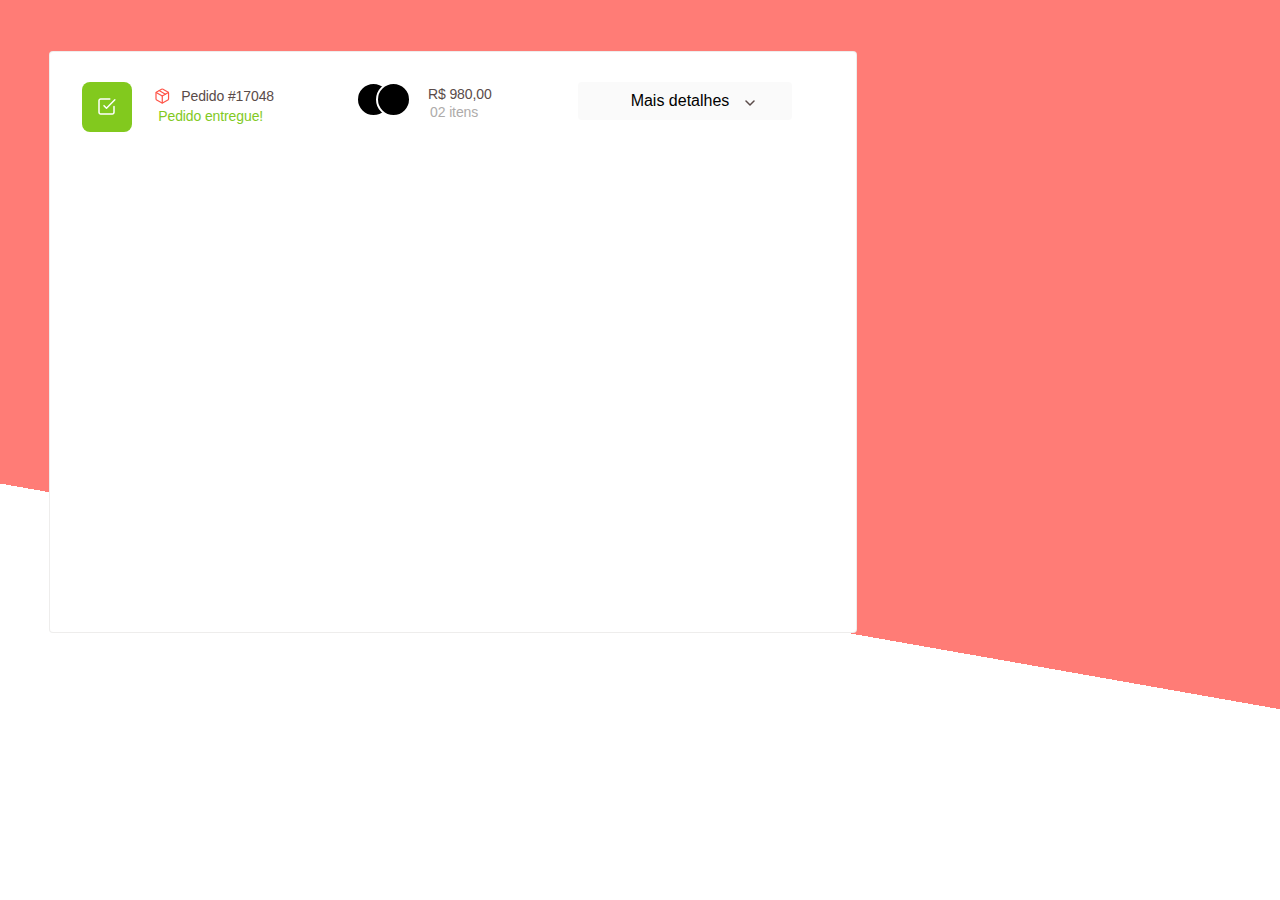
<file: teste.html>
<!DOCTYPE html>
<html lang="en">

<head>
    <meta charset="UTF-8">
    <meta http-equiv="X-UA-Compatible" content="IE=edge">
    <meta name="viewport" content="width=device-width, initial-scale=1.0">
    <title>Document</title>
    <link rel="stylesheet" href="./css/global.css">
</head>
<style>
    /* Click open/close Dropdown in pure CSS */
    
    .tabs {
        position: relative;
        clear: both;
        margin: 50px;
    }
    
    .tab {
        float: left;
        position: relative;
        width: 214px;
        height: 50px;
    }
    
    .tab label {
        background: rgba(247, 246, 246, 0.6);
        border-radius: 4px;
        padding: 10px 30px;
        cursor: pointer;
        text-align: center;
        display: block;
        position: relative;
        left: 33rem;
        top: -2.4rem;
    }
    
    .tab label i {
        position: relative;
        font-style: normal;
        font-size: 10px;
        color: #aaa;
        left: 1rem;
    }
    
    .tab [type=radio] {
        position: absolute;
        top: 0;
        left: 0;
        width: 100%;
        height: 100%;
        opacity: 0;
        margin: 0;
    }
    
    .content {
        position: absolute;
        top: 100%;
        opacity: 0;
        background: #FFFFFF;
        height: 26rem;
        width: 50rem;
        background: #FFFFFF;
        border: 1px solid rgba(90, 75, 73, 0.1);
        box-sizing: border-box;
        border-radius: 4px;
    }
    
    [type=radio]:checked~label {
        opacity: 0;
        z-index: 2;
    }
    
    [type=radio]:checked~label~.content {
        z-index: 1;
        opacity: 1;
    }
    
    .close-tab {
        position: absolute;
        z-index: -1;
        top: 0;
        left: 0;
        width: 100%;
        height: 100%;
    }
    
    .close-tab label {
        background: rgba(247, 246, 246, 0.6);
        border-radius: 4px;
    }
    
    [type=radio]:checked~label~.close-tab {
        z-index: 3;
    }
</style>

<body>
    <div class="tabs">
        <div class="meusPedidos">
            <div class='card1'>
                <div class="pedido01">
                    <div class="svg">
                        <svg width="18" height="17" viewBox="0 0 18 17" fill="none" xmlns="http://www.w3.org/2000/svg">
                      <path d="M6 7.66668L8.5 10.1667L16.8333 1.83334" stroke="white" stroke-width="1.5" stroke-linecap="round" stroke-linejoin="round"/>
                      <path d="M16 8.5V14.3333C16 14.7754 15.8244 15.1993 15.5118 15.5118C15.1993 15.8244 14.7754 16 14.3333 16H2.66667C2.22464 16 1.80072 15.8244 1.48816 15.5118C1.17559 15.1993 1 14.7754 1 14.3333V2.66667C1 2.22464 1.17559 1.80072 1.48816 1.48816C1.80072 1.17559 2.22464 1 2.66667 1H11.8333" stroke="white" stroke-width="1.5" stroke-linecap="round" stroke-linejoin="round"/>
                      </svg>
                    </div>

                    <div class="numeroPedido"><i class=""><svg width="15" height="16" viewBox="0 0 15 16" fill="none" xmlns="http://www.w3.org/2000/svg">
                      <path d="M10.4134 6.15846L4.13782 2.53955" stroke="#FF5448" stroke-width="1.2" stroke-linecap="round" stroke-linejoin="round"/>
                      <path d="M13.5511 10.7606V5.18228C13.5509 4.93773 13.4863 4.69754 13.3639 4.48581C13.2416 4.27408 13.0656 4.09826 12.8539 3.97598L7.97286 1.18684C7.76086 1.06444 7.52037 1 7.27557 1C7.03077 1 6.79029 1.06444 6.57829 1.18684L1.69729 3.97598C1.48549 4.09826 1.30958 4.27408 1.18719 4.48581C1.06481 4.69754 1.00025 4.93773 1 5.18228V10.7606C1.00025 11.0051 1.06481 11.2453 1.18719 11.457C1.30958 11.6688 1.48549 11.8446 1.69729 11.9669L6.57829 14.756C6.79029 14.8784 7.03077 14.9429 7.27557 14.9429C7.52037 14.9429 7.76086 14.8784 7.97286 14.756L12.8539 11.9669C13.0656 11.8446 13.2416 11.6688 13.3639 11.457C13.4863 11.2453 13.5509 11.0051 13.5511 10.7606Z" stroke="#FF5448" stroke-width="1.2" stroke-linecap="round" stroke-linejoin="round"/>
                      <path d="M1.18823 4.45734L7.27554 7.97863L13.3628 4.45734" stroke="#FF5448" stroke-width="1.2" stroke-linecap="round" stroke-linejoin="round"/>
                      <path d="M7.27557 14.9998V7.97116" stroke="#FF5448" stroke-width="1.2" stroke-linecap="round" stroke-linejoin="round"/>
                      </svg></i>
                        <a href="">Pedido #17048</a></div>
                    <div class="status">
                        <a href=""></a>Pedido entregue!</div>
                </div>
            </div>
            <div class="valores">
                <div class="cash-inco1"></div>
                <div class="cash-inco2"></div>

                <div class="dinheiro">
                    <a href=""> R$ 980,00</a>
                </div>
                <div class="itens">
                    <a href="">02 itens</a>
                </div>
            </div>

            <div class="tab">
                <input type="radio" id="tab-1" name="tab-group-1">
                <label for="tab-1">Mais detalhes<i><svg width="10" height="6" viewBox="0 0 10 6" fill="none" xmlns="http://www.w3.org/2000/svg">
                <path d="M1 1L5 5L9 1" stroke="#5A4B49" stroke-width="1.5" stroke-linecap="round" stroke-linejoin="round"/>
                </svg></i>
                </label>
                <div class="tab close-tab">
                    <input type="radio" id="tab-close" name="tab-group-1">
                    <label for="tab-close">Mais detalhes<i class="icon"><svg width="10" height="6" viewBox="0 0 10 6" fill="none" xmlns="http://www.w3.org/2000/svg">
                    <path d="M9 5L5 1L1 5" stroke="#5A4B49" stroke-width="1.5" stroke-linecap="round" stroke-linejoin="round"/>
                    </svg>
                    </i></label>
                </div>

                <div class="content">
                    <div class="cards1">
                        <div class="icon-cards1">
                            <svg width="21" height="17" viewBox="0 0 21 17" fill="none" xmlns="http://www.w3.org/2000/svg">
                          <path d="M13.576 1H1V11.8992H13.576V1Z" stroke="#FF5448" stroke-width="1.5" stroke-linecap="round" stroke-linejoin="round"/>
                          <path d="M13.5752 5.19174H16.9288L19.444 7.70693V11.8989H13.5752V5.19174Z" stroke="#FF5448" stroke-width="1.5" stroke-linecap="round" stroke-linejoin="round"/>
                          <path d="M4.77214 16.0911C5.92973 16.0911 6.86813 15.1527 6.86813 13.9951C6.86813 12.8375 5.92973 11.8991 4.77214 11.8991C3.61456 11.8991 2.67615 12.8375 2.67615 13.9951C2.67615 15.1527 3.61456 16.0911 4.77214 16.0911Z" stroke="#FF5448" stroke-width="1.5" stroke-linecap="round" stroke-linejoin="round"/>
                          <path d="M15.6712 16.0911C16.8288 16.0911 17.7672 15.1527 17.7672 13.9951C17.7672 12.8375 16.8288 11.8991 15.6712 11.8991C14.5136 11.8991 13.5752 12.8375 13.5752 13.9951C13.5752 15.1527 14.5136 16.0911 15.6712 16.0911Z" stroke="#FF5448" stroke-width="1.5" stroke-linecap="round" stroke-linejoin="round"/>
                          </svg>
                            <a class="frete" href="">Frete:</a>
                            <a class="valor" href="">R$ 35,10</a>
                        </div>

                        <div class="envio"><a href="">via SEDEX</a></div>

                        <div class="formasPagamentos">
                            <a class="valor1" href="">Forma de pagamento:</a>
                            <a class="valor2" href="">Cartão de Crédito</a>
                        </div>

                        <div class="entrega">
                            <a class="valor3" href="">Entregue dia:</a>
                            <a class="valor4" href="">09/fev</a>
                        </div>

                        <div class="adicionar">
                            <a href=""><svg width="16" height="16" viewBox="0 0 16 16" fill="none" xmlns="http://www.w3.org/2000/svg">
                            <path d="M8 1V15" stroke="#5A4B49" stroke-width="1.5" stroke-linecap="round" stroke-linejoin="round"/>
                            <path d="M1 8H15" stroke="#5A4B49" stroke-width="1.5" stroke-linecap="round" stroke-linejoin="round"/>
                            </svg>
                            </a>
                        </div>


                    </div>

                </div>
            </div>
        </div>
    </div>

    </div>

</body>

</html>
</file>
<file: css/global.css>
:root {
    --color-white: #82C91E;
    --color-black: #333;
    --color-gray: #75787b;
    --color-gray-light: #bbb;
    --color-gray-disabled: #e8e8e8;
    --color-green: #82C91E;
    --color-green-dark: #383;
    --font-size-small: .75rem;
    --font-size-default: .875rem;
}

* {
    font-family: 'Archivo', sans-serif;
    font-style: normal;
    font-weight: normal;
    list-style-type: none;
    text-decoration: none;
}


/*========= Aqui começa o body ==========*/

body {
    height: 100%;
    margin: 0;
    background-repeat: no-repeat;
    background-attachment: fixed;
    background-color: rgb(255, 124, 118);
    background-image: linear-gradient(10deg, rgb(255, 255, 255) 37%, transparent 37%), linear-gradient(-60deg, rgb(255, 124, 118) 30%, transparent 30%);
}


/*========= Aqui termina ==========*/


/*========= Aqui começa o header ==========*/

header {
    overflow: hidden;
    padding: 20px 10px;
    background: #FFFFFF;
    height: 75px;
}


/*========= Aqui termina o header ==========*/


/*========= Aqui começa o main ==========*/

main {
    position: absolute;
    width: 808px;
    height: auto;
    left: 453px;
    top: 361px;
    background: rgb(255 255 255 / 0%);
    border: 1px solid rgba(0, 0, 0, 0.1);
    box-sizing: border-box;
    border-radius: 4px;
}


/*========= Aqui termina o main ==========*/


/*========= Aqui começa hr. esse hr faz uma linha na horizontal ==========*/

hr {
    position: absolute;
    width: 710px;
    height: 0px;
    z-index: 1;
    left: 3rem;
    top: 27.5rem;
    border: 1px solid #F6F5F5;
}


/*========= Aqui termina o hr ==========*/

.titulo {
    position: absolute;
    width: 710px;
    height: 0px;
    z-index: 1;
    left: 0rem;
    top: -3.5rem;
    color: #FFFFFF;
}


/*========= Aqui faz referencia para o logo ==========*/

a.logo {
    font-size: 24px;
    font-weight: bold;
    color: #FF7C76;
    text-decoration: none;
    position: relative;
    left: 9rem;
    top: 1.5rem;
}


/*========= Aqui termina tag logo ==========*/


/*========= Aqui começa o menu ao lado do logo ==========*/

#menu li {
    width: 25px;
    height: 2px;
    background-color: #FF7C76;
    margin-top: 2rem;
    margin: 6px 0;
    border-radius: 10px;
    list-style-type: none;
    margin-left: 10rem;
}

#menu {
    left: -6rem;
    margin-top: -0.5rem;
    position: relative;
}


/*========= Aqui termina o menu ==========*/


/*========= Aqui começa o compo de busca! ==========*/

.search-wrap .search {
    position: relative;
    width: 20rem;
    height: 2.5rem;
    top: -3rem;
    left: 17rem;
    border: 1px solid rgba(193, 139, 134, 0.2);
    box-sizing: border-box;
    border-radius: 100px;
    outline: 0;
}

.search-button {
    background: transparent;
    border: none;
    left: 14rem;
    top: -2.7rem;
    color: #5A4B49;
    position: relative;
}


/*========= Aqui termina o compo de busca! ==========*/


/*========= Aqui começa a class compras ==========*/


/*--------tudo da class de compras etá tudo aqui dentro! -------*/

.compras a {
    left: 40rem;
    top: -4.5rem;
    bottom: 44%;
    font-weight: normal;
    font-size: 14px;
    line-height: 15px;
    display: flex;
    align-items: center;
    letter-spacing: -0.008em;
    /* $cor-txt */
    color: #5A4B49;
    position: relative;
    text-decoration: none;
}

.iconCompras {
    position: relative;
    left: 54.1rem;
    right: 25.41%;
    top: -6.5rem;
    bottom: 21.33%;
    border-radius: 100px;
}

.iconComprasBag {
    position: relative;
    left: 0.8rem;
    top: -2.1rem;
    right: 26.34%;
    bottom: 37.33%;
}

.iconAvatar {
    position: relative;
    left: 59rem;
    top: -10rem;
    right: 22.83%;
    bottom: 49.19%;
}

.iconAvatar a {
    font-size: 14px;
    line-height: 15px;
    /* $cor-txt */
    color: #5A4B49;
    text-decoration: none;
}


/*========= Aqui termina a class compras ==========*/


/*========= Aqui começa a sidebar ==========*/


/*----- ta tudo incluido aqui dentro, avatar, 
Tags A, nav, ul, li e btn. ---------*/

.sidebar {
    position: absolute;
    width: 310px;
    height: 536px;
    left: 115px;
    top: 200px;
    background: #FFFFFF;
    border-radius: 4px;
}

.avatarSidebar {
    position: relative;
    width: 64px;
    height: 64px;
    left: 112px;
    top: 1rem;
    background: url();
}

.iconSidebar1 {
    position: relative;
    left: 1rem;
    top: -3.1rem;
    right: 48.91%;
    bottom: 92.04%;
}

.iconSidebar2 {
    position: relative;
    left: 68.78%;
    right: 41.41%;
    bottom: 89%;
}

.iconSidebar3 {
    position: relative;
    left: 3.1rem;
    top: -5.1rem;
    right: 43.36%;
    bottom: 90.08%;
}

.nav a.name {
    position: absolute;
    inset: 21.09% 23.83% 84.02% 24.02%;
    font-weight: 500;
    font-size: 16px;
    line-height: 17px;
    display: flex;
    align-items: center;
    letter-spacing: -0.008em;
    color: rgb(90, 75, 73);
    text-decoration: none;
}

.nav ul {
    display: flex;
    flex-wrap: wrap;
    padding-left: 0;
    list-style: none;
    margin-top: 21.48%;
    margin-bottom: 1rem;
    padding: 2rem;
    line-height: 2em;
    text-decoration: none;
    list-style-type: none;
}

.nav ul li a {
    position: relative;
    font-weight: 500;
    font-size: 16px;
    line-height: 17px;
    display: flex;
    align-items: center;
    letter-spacing: -0.008em;
    color: rgb(90, 75, 73);
    text-decoration: none;
    list-style-type: none;
}

.menu {
    height: 100%;
    width: 220px;
    box-sizing: border-box;
}

.menu ul {
    display: flex;
    flex-direction: column;
    padding: 5px;
}

.menu ul li {
    display: flex;
    align-items: center;
}

.menu ul li a {
    text-decoration: none;
    display: flex;
    align-items: center;
    width: 100%;
    padding: 10px;
    white-space: nowrap;
    font-size: 14px;
    line-height: 15px;
    display: flex;
    align-items: center;
    letter-spacing: -0.008em;
}

.menu ul li a.active,
.menu ul li a:hover {
    background: rgba(249, 243, 243, 0.5);
    border: 1px solid rgba(243, 232, 231, 0.5);
    box-sizing: border-box;
    border-radius: 6px;
}

.menu ul li span {
    margin-left: 16px;
    font-size: 14px;
    line-height: 15px;
    display: flex;
    align-items: center;
    letter-spacing: -0.008em;
    /* $cor-txt */
    color: #5A4B49;
}

.btn {
    font-size: 14px;
    line-height: 15px;
    display: flex;
    align-items: center;
    letter-spacing: -0.008em;
    border: none!important;
    background-color: white!important;
}


/*========= Aqui termina sidebar==========*/


/*========= Aqui começa o detalhamento de compras ==========*/


/*--------------Nessa parte de código está tudo vinculado a parte de compras, notificações,
valores das compras, notificação de transporte, quantos intens foram comprados e etc.---------*/

.meusPedidos {
    position: absolute;
    width: 808px;
    height: 582px;
    left: -1px;
    top: 1px;
    background: #FFFFFF;
    border: 1px solid rgba(90, 75, 73, 0.1);
    box-sizing: border-box;
    border-radius: 4px;
}

.pedido01 {
    position: relative;
    width: 50px;
    height: 50px;
    left: 4%;
    top: 30px;
    background: #82C91E;
    border-radius: 8px;
}

.notificacao {
    position: absolute;
    width: 808px;
    height: 100px;
    left: 0px;
    top: 629px;
    background: #FFFFFF;
    border: 1px solid rgba(90, 75, 73, 0.1);
    box-sizing: border-box;
    border-radius: 4px;
}

.notificacao .pedido02 {
    position: relative;
    width: 50px;
    height: 50px;
    left: 5%;
    top: 23px;
    background: #4C6EF5;
    border-radius: 8px;
    z-index: 1;
}

.notificacao .numeroPedido a {
    position: absolute;
    width: 95px;
    height: 9px;
    left: 129px;
    top: 31px;
    font-size: 14px;
    line-height: 15px;
    display: flex;
    align-items: center;
    letter-spacing: -0.008em;
}

.notificacao .status {
    position: absolute;
    width: 124px;
    height: 9px;
    left: 108px;
    top: 53px;
    font-size: 14px;
    line-height: 15px;
    display: flex;
    align-items: center;
    letter-spacing: -0.008em;
    color: #4C6EF5;
}

.notificacao .numeroPedido i {
    position: relative;
    left: 13%;
    right: 64.46%;
    top: -23px;
}

.notificacao .dinheiro a {
    position: relative;
    width: 95px;
    height: 9px;
    left: 383px;
    top: -37px;
    font-size: 14px;
    line-height: 15px;
    display: flex;
    align-items: center;
    letter-spacing: -0.008em;
    /* $cor-txt */
    color: #5A4B49;
    text-decoration: none;
}

.notificacao .itens a {
    text-decoration: none;
    position: relative;
    width: 124px;
    height: 9px;
    left: 384px;
    top: -27px;
    font-size: 14px;
    line-height: 15px;
    display: flex;
    align-items: center;
    letter-spacing: -0.008em;
    /* $cor-txt-claro2 */
    color: #AEABAA;
}

.notificacao .detalhes ul {
    list-style-type: none;
    text-decoration: none;
    position: relative;
    width: 213px;
    height: 50px;
    left: 521px;
    top: -81px;
    background: rgb(247, 246, 246, 0.6);
    border-radius: 4px;
}

.notificacao02 {
    position: absolute;
    width: 808px;
    height: 100px;
    left: 0px;
    top: 750px;
    background: #FFFFFF;
    border: 1px solid rgba(90, 75, 73, 0.1);
    box-sizing: border-box;
    border-radius: 4px;
}

.notificacao02 .pedido02 {
    position: relative;
    width: 50px;
    height: 50px;
    left: 5%;
    top: 23px;
    background: #7950F2;
    border-radius: 8px;
    z-index: 1;
}

.notificacao02 .numeroPedido a {
    position: absolute;
    width: 95px;
    height: 9px;
    left: 129px;
    top: 31px;
    font-size: 14px;
    line-height: 15px;
    display: flex;
    align-items: center;
    letter-spacing: -0.008em;
}

.notificacao02 .status {
    position: absolute;
    width: 124px;
    height: 9px;
    left: 108px;
    top: 53px;
    font-size: 14px;
    line-height: 15px;
    display: flex;
    align-items: center;
    letter-spacing: -0.008em;
    color: #7950F2;
}

.notificacao02 .numeroPedido i {
    position: relative;
    left: 13%;
    right: 64.46%;
    top: -23px;
}

.notificacao02 .dinheiro a {
    position: relative;
    width: 95px;
    height: 9px;
    left: 383px;
    top: -37px;
    font-size: 14px;
    line-height: 15px;
    display: flex;
    align-items: center;
    letter-spacing: -0.008em;
    /* $cor-txt */
    color: #5A4B49;
    text-decoration: none;
}

.notificacao02 .itens a {
    text-decoration: none;
    position: relative;
    width: 124px;
    height: 9px;
    left: 384px;
    top: -27px;
    font-size: 14px;
    line-height: 15px;
    display: flex;
    align-items: center;
    letter-spacing: -0.008em;
    /* $cor-txt-claro2 */
    color: #AEABAA;
}

.notificacao02 .detalhes ul {
    list-style-type: none;
    text-decoration: none;
    position: relative;
    width: 213px;
    height: 50px;
    left: 521px;
    top: -81px;
    background: rgb(247, 246, 246, 0.6);
    border-radius: 4px;
}

.notificacao03 {
    position: absolute;
    width: 808px;
    height: 100px;
    left: 0px;
    top: 872px;
    background: #FFFFFF;
    border: 1px solid rgba(90, 75, 73, 0.1);
    box-sizing: border-box;
    border-radius: 4px;
}

.notificacao03 .pedido02 {
    position: relative;
    width: 50px;
    height: 50px;
    left: 5%;
    top: 23px;
    background: #40C057;
    border-radius: 8px;
    z-index: 1;
}

.notificacao03 .numeroPedido a {
    position: absolute;
    width: 95px;
    height: 9px;
    left: 129px;
    top: 31px;
    font-size: 14px;
    line-height: 15px;
    display: flex;
    align-items: center;
    letter-spacing: -0.008em;
}

.notificacao03 .status {
    position: absolute;
    width: 124px;
    height: 9px;
    left: 108px;
    top: 53px;
    font-size: 14px;
    line-height: 15px;
    display: flex;
    align-items: center;
    letter-spacing: -0.008em;
    color: #40C057;
}

.notificacao03 .numeroPedido i {
    position: relative;
    left: 13%;
    right: 64.46%;
    top: -23px;
}

.notificacao03 .dinheiro a {
    position: relative;
    width: 95px;
    height: 9px;
    left: 383px;
    top: -37px;
    font-size: 14px;
    line-height: 15px;
    display: flex;
    align-items: center;
    letter-spacing: -0.008em;
    /* $cor-txt */
    color: #5A4B49;
    text-decoration: none;
}

.notificacao03 .itens a {
    text-decoration: none;
    position: relative;
    width: 124px;
    height: 9px;
    left: 384px;
    top: -27px;
    font-size: 14px;
    line-height: 15px;
    display: flex;
    align-items: center;
    letter-spacing: -0.008em;
    /* $cor-txt-claro2 */
    color: #AEABAA;
}

.notificacao03 .detalhes ul {
    list-style-type: none;
    text-decoration: none;
    position: relative;
    width: 213px;
    height: 50px;
    left: 521px;
    top: -81px;
    background: rgb(247, 246, 246, 0.6);
    border-radius: 4px;
}

.notificacao04 {
    position: absolute;
    width: 808px;
    height: 100px;
    left: 0px;
    top: 994px;
    background: #FFFFFF;
    border: 1px solid rgba(90, 75, 73, 0.1);
    box-sizing: border-box;
    border-radius: 4px;
}

.notificacao04 .pedido02 {
    position: relative;
    width: 50px;
    height: 50px;
    left: 5%;
    top: 23px;
    background: #20C997;
    border-radius: 8px;
    z-index: 1;
}

.notificacao04 .numeroPedido a {
    position: absolute;
    width: 95px;
    height: 9px;
    left: 129px;
    top: 31px;
    font-size: 14px;
    line-height: 15px;
    display: flex;
    align-items: center;
    letter-spacing: -0.008em;
}

.notificacao04 .status {
    position: absolute;
    width: 124px;
    height: 9px;
    left: 108px;
    top: 53px;
    font-size: 14px;
    line-height: 15px;
    display: flex;
    align-items: center;
    letter-spacing: -0.008em;
    color: #20C997;
}

.notificacao04 .numeroPedido i {
    position: relative;
    left: 13%;
    right: 64.46%;
    top: -23px;
}

.notificacao04 .dinheiro a {
    position: relative;
    width: 95px;
    height: 9px;
    left: 383px;
    top: -37px;
    font-size: 14px;
    line-height: 15px;
    display: flex;
    align-items: center;
    letter-spacing: -0.008em;
    /* $cor-txt */
    color: #5A4B49;
    text-decoration: none;
}

.notificacao04 .itens a {
    text-decoration: none;
    position: relative;
    width: 124px;
    height: 9px;
    left: 384px;
    top: -27px;
    font-size: 14px;
    line-height: 15px;
    display: flex;
    align-items: center;
    letter-spacing: -0.008em;
    /* $cor-txt-claro2 */
    color: #AEABAA;
}

.notificacao04 .detalhes ul {
    list-style-type: none;
    text-decoration: none;
    position: relative;
    width: 213px;
    height: 50px;
    left: 521px;
    top: -81px;
    background: rgb(247, 246, 246, 0.6);
    border-radius: 4px;
}

.notificacao05 {
    position: absolute;
    width: 808px;
    height: 100px;
    left: 0px;
    top: 1118px;
    background: #FFFFFF;
    border: 1px solid rgba(90, 75, 73, 0.1);
    box-sizing: border-box;
    border-radius: 4px;
}

.notificacao05 .pedido02 {
    position: relative;
    width: 50px;
    height: 50px;
    left: 5%;
    top: 23px;
    background: #FA5252;
    border-radius: 8px;
    z-index: 1;
}

.notificacao05 .numeroPedido a {
    position: absolute;
    width: 95px;
    height: 9px;
    left: 129px;
    top: 31px;
    font-size: 14px;
    line-height: 15px;
    display: flex;
    align-items: center;
    letter-spacing: -0.008em;
}

.notificacao05 .status {
    position: absolute;
    width: 124px;
    height: 9px;
    left: 108px;
    top: 53px;
    font-size: 14px;
    line-height: 15px;
    display: flex;
    align-items: center;
    letter-spacing: -0.008em;
    color: #FA5252;
}

.notificacao05 .numeroPedido i {
    position: relative;
    left: 13%;
    right: 64.46%;
    top: -23px;
}

.notificacao05 .dinheiro a {
    position: relative;
    width: 95px;
    height: 9px;
    left: 383px;
    top: -37px;
    font-size: 14px;
    line-height: 15px;
    display: flex;
    align-items: center;
    letter-spacing: -0.008em;
    /* $cor-txt */
    color: #5A4B49;
    text-decoration: none;
}

.notificacao05 .itens a {
    text-decoration: none;
    position: relative;
    width: 124px;
    height: 9px;
    left: 384px;
    top: -27px;
    font-size: 14px;
    line-height: 15px;
    display: flex;
    align-items: center;
    letter-spacing: -0.008em;
    /* $cor-txt-claro2 */
    color: #AEABAA;
}

.notificacao05 .detalhes ul {
    list-style-type: none;
    text-decoration: none;
    position: relative;
    width: 213px;
    height: 50px;
    left: 521px;
    top: -81px;
    background: rgb(247, 246, 246, 0.6);
    border-radius: 4px;
}

.svg {
    position: absolute;
    width: 15.83px;
    height: 15px;
    left: 32%;
    top: 16px;
}

.numeroPedido a {
    position: absolute;
    width: 95px;
    height: 9px;
    left: 99px;
    top: 10px;
    font-size: 14px;
    line-height: 15px;
    display: flex;
    align-items: center;
    letter-spacing: -0.008em;
    /* $cor-txt */
    color: #5A4B49;
    white-space: nowrap;
    text-decoration: none;
}

.numeroPedido i {
    position: relative;
    left: 144.79%;
    right: 64.46%;
    top: 6px;
}

.status {
    position: absolute;
    width: 124px;
    height: 9px;
    left: 76px;
    top: 30px;
    font-size: 14px;
    line-height: 15px;
    display: flex;
    align-items: center;
    letter-spacing: -0.008em;
    color: #82C91E;
    white-space: nowrap;
}

.cash-inco1 {
    position: absolute;
    width: 31px;
    height: 31px;
    left: 38%;
    top: 30px;
    background: #000000;
    border: 2px solid #FFFFFF;
    border-radius: 43.0556px;
}

.cash-inco2 {
    position: absolute;
    width: 31px;
    height: 31px;
    left: 40.4%;
    top: 30px;
    background: #000000;
    border: 2px solid #FFFFFF;
    border-radius: 43.0556px;
}

.dinheiro a {
    position: relative;
    width: 95px;
    height: 9px;
    left: 378px;
    top: -12px;
    font-size: 14px;
    line-height: 15px;
    display: flex;
    align-items: center;
    letter-spacing: -0.008em;
    /* $cor-txt */
    color: #5A4B49;
    text-decoration: none;
}

.itens a {
    text-decoration: none;
    position: relative;
    width: 124px;
    height: 9px;
    left: 380px;
    top: -3px;
    font-size: 14px;
    line-height: 15px;
    display: flex;
    align-items: center;
    letter-spacing: -0.008em;
    /* $cor-txt-claro2 */
    color: #AEABAA;
}

.detalhes ul {
    list-style-type: none;
    text-decoration: none;
    position: relative;
    width: 213px;
    height: 50px;
    left: 521px;
    top: -60px;
    background: rgba(247, 246, 246, 0.6);
    border-radius: 4px;
}

.detalhes li a {
    list-style-type: none;
    text-decoration: none;
    position: relative;
    width: 213px;
    height: 50px;
    left: 37px;
    top: -1px;
    font-weight: 500;
    font-size: 16px;
    line-height: 17px;
    display: flex;
    align-items: center;
    text-align: center;
    letter-spacing: -0.008em;
    /* $cor-txt */
    color: #5A4B49;
}

.detalhes i.icon {
    position: relative;
    left: 71.31%;
    right: 16.74%;
    top: -2.1rem;
    bottom: 77.29%;
    white-space: nowrap;
    text-decoration: none;
    /* $cor-txt */
}

.cards1 {
    position: absolute;
    width: 759px;
    height: 80px;
    left: 21px;
    top: 98px;
    background: rgba(250, 250, 250, 0.5);
    border: 1px solid rgba(239, 237, 237, 0.5);
    box-sizing: border-box;
    border-radius: 4px;
}

.icon-cards1 {
    position: relative;
    width: 18.44px;
    height: 15.09px;
    left: 34px;
    top: 39px;
}

.frete {
    position: absolute;
    width: 95px;
    height: 9px;
    left: 57px;
    top: -7px;
    font-size: 14px;
    line-height: 15px;
    display: flex;
    align-items: center;
    letter-spacing: -0.008em;
    text-decoration: none;
    color: #5A4B49;
}

.valor {
    position: absolute;
    width: 57px;
    height: 9px;
    left: 57px;
    top: 17px;
    font-size: 14px;
    line-height: 15px;
    display: flex;
    align-items: center;
    letter-spacing: -0.008em;
    text-decoration: none;
    color: #AEABAA;
}

.envio {
    position: absolute;
    width: 81px;
    height: 22px;
    left: 161px;
    top: 46px;
    border: 1px solid #EFEDED;
    box-sizing: border-box;
    border-radius: 4px;
    text-decoration: none;
    font-weight: 500;
    font-size: 12px;
    line-height: 13px;
    display: flex;
    align-items: center;
    text-align: center;
}

.envio a {
    text-decoration: none;
    position: absolute;
    width: 60px;
    height: 11px;
    left: 7px;
    top: 2.9px;
    align-items: center;
    text-align: center;
    color: #5A4B49;
}

.formasPagamentos {
    text-decoration: none;
    position: relative;
    white-space: nowrap;
    width: 152px;
    height: 9px;
    left: 321px;
    top: 13px;
}

.valor1 {
    position: absolute;
    width: 95px;
    height: 9px;
    left: 28px;
    top: -7px;
    font-size: 14px;
    line-height: 15px;
    display: flex;
    align-items: center;
    letter-spacing: -0.008em;
    text-decoration: none;
    color: #5A4B49;
}

.valor2 {
    position: absolute;
    width: 57px;
    height: 9px;
    left: 28px;
    top: 17px;
    font-size: 14px;
    line-height: 15px;
    display: flex;
    align-items: center;
    letter-spacing: -0.008em;
    text-decoration: none;
    color: #AEABAA;
}

.entrega {
    text-decoration: none;
    position: relative;
    white-space: nowrap;
    width: 152px;
    height: 9px;
    left: 321px;
    top: 13px;
}

.valor3 {
    position: absolute;
    width: 57px;
    height: 9px;
    left: 218px;
    top: -16px;
    font-size: 14px;
    line-height: 15px;
    display: flex;
    align-items: center;
    letter-spacing: -0.008em;
    text-decoration: none;
    color: #AEABAA;
}

.valor4 {
    position: absolute;
    width: 57px;
    height: 9px;
    left: 219px;
    top: 7px;
    font-size: 14px;
    line-height: 15px;
    display: flex;
    align-items: center;
    letter-spacing: -0.008em;
    text-decoration: none;
    color: #82C91E;
}

.adicionar {
    position: relative;
    width: 50px;
    height: 50px;
    left: 683px;
    top: -22px;
    background: #FCFCFC;
    border: 1px solid #EFEDED;
    box-sizing: border-box;
    border-radius: 8px;
}

.adicionar a {
    position: relative;
    width: 50px;
    height: 50px;
    left: 16px;
    top: 15px;
}


/*========= Aqui começa a linha de progrsso  que esta dentro de minhas compras==========*/

section {
    margin-bottom: 2rem;
    margin-top: 14rem;
    width: 43rem;
    margin-left: 3rem;
}

.progress-bar {
    display: flex;
    justify-content: space-between;
    list-style: none;
    padding: 0;
    margin: 0 0 1rem 0;
}

.progress-bar li {
    flex: 2;
    position: relative;
    padding: 0 0 14px 0;
    line-height: 1.5;
    color: #AEABAA;
    font-weight: 600;
    overflow: visible;
    min-width: 0;
    text-align: center;
}

.progress-bar li a.state1 {
    position: absolute;
    width: 71px;
    height: 21px;
    left: -28px;
    top: 50px;
    font-size: 12px;
    line-height: 12px;
    /* or 100% */
    display: flex;
    align-items: center;
    text-align: center;
    letter-spacing: -0.008em;
    /* $cor-txt-claro2 */
    color: #AEABAA;
}

a.state2 {
    position: absolute;
    width: 71px;
    height: 21px;
    left: 52px;
    top: 50px;
    font-size: 12px;
    line-height: 12px;
    /* or 100% */
    display: flex;
    align-items: center;
    text-align: center;
    letter-spacing: -0.008em;
    /* $cor-txt-claro2 */
    color: #AEABAA;
}

a.state3 {
    position: absolute;
    width: 71px;
    height: 21px;
    left: 52px;
    top: 50px;
    font-size: 12px;
    line-height: 12px;
    /* or 100% */
    display: flex;
    align-items: center;
    text-align: center;
    letter-spacing: -0.008em;
    /* $cor-txt-claro2 */
    color: #AEABAA;
}

a.state4 {
    position: absolute;
    width: 71px;
    height: 21px;
    left: 147px;
    top: 50px;
    font-size: 12px;
    line-height: 12px;
    /* or 100% */
    display: flex;
    align-items: center;
    text-align: center;
    letter-spacing: -0.008em;
    /* $cor-txt-claro2 */
    color: #AEABAA;
}

a.data-hora1 {
    position: absolute;
    width: 59px;
    height: 9px;
    left: -17px;
    top: 82px;
    font-size: 10px;
    line-height: 11px;
    display: flex;
    align-items: center;
    text-align: center;
    letter-spacing: -0.008em;
    /* $cor-txt */
    color: #5A4B49;
}

a.data-hora2 {
    position: absolute;
    width: 59px;
    height: 9px;
    left: 59px;
    top: 82px;
    font-size: 10px;
    line-height: 11px;
    display: flex;
    align-items: center;
    text-align: center;
    letter-spacing: -0.008em;
    /* $cor-txt */
    color: #5A4B49;
}

a.data-hora3 {
    position: absolute;
    width: 59px;
    height: 9px;
    left: 59px;
    top: 82px;
    font-size: 10px;
    line-height: 11px;
    display: flex;
    align-items: center;
    text-align: center;
    letter-spacing: -0.008em;
    /* $cor-txt */
    color: #5A4B49;
}

a.data-hora4 {
    position: absolute;
    width: 59px;
    height: 9px;
    left: 59px;
    top: 82px;
    font-size: 10px;
    line-height: 11px;
    display: flex;
    align-items: center;
    text-align: center;
    letter-spacing: -0.008em;
    /* $cor-txt */
    color: #5A4B49;
}

a.data-hora5 {
    position: absolute;
    width: 59px;
    height: 9px;
    left: 155px;
    top: 82px;
    font-size: 10px;
    line-height: 11px;
    display: flex;
    align-items: center;
    text-align: center;
    letter-spacing: -0.008em;
    /* $cor-txt */
    color: #5A4B49;
}

.progress-bar li:first-child,
.progress-bar li:last-child {
    flex: 1;
}

.progress-bar li:last-child {
    text-align: right;
}

.progress-bar li:before {
    content: "";
    display: block;
    width: 8px;
    height: 8px;
    background-color: var(--color-gray-disabled);
    border-radius: 50%;
    border: 2px solid var(--color-white);
    position: absolute;
    left: calc(50% - 6px);
    bottom: -7px;
    z-index: 3;
    transition: all .2s ease-in-out;
}

.progress-bar li:first-child:before {
    left: 0;
}

.progress-bar li:last-child:before {
    right: 0;
    left: 6.7rem;
}

.progress-bar span {
    transition: opacity .3s ease-in-out;
}

.progress-bar li:not(.is-active) span {}

.progress-bar .is-complete:not(:first-child):after,
.progress-bar .is-active:not(:first-child):after {
    content: "";
    display: block;
    width: 100%;
    position: absolute;
    bottom: -2px;
    left: -50%;
    z-index: 2;
    border-bottom: 2px solid var(--color-green);
}

.progress-bar li:last-child span {
    width: 200%;
    display: inline-block;
    position: absolute;
    left: -100%;
}

.progress-bar .is-complete:last-child:after,
.progress-bar .is-active:last-child:after {
    width: 200%;
    left: -100%;
}

.progress-bar .is-complete:before {
    background-color: var(--color-green);
}

.progress-bar .is-active:before,
.progress-bar li:hover:before,
.progress-bar .is-hovered:before {
    background-color: var(--color-white);
    border-color: var(--color-green);
}

.x-ray .progress-bar,
.x-ray .progress-bar li {
    border: 1px dashed red;
}

.progress-bar .has-changes {
    opacity: 1 !important;
}

.progress-bar .has-changes:before {
    content: "";
    display: block;
    width: 8px;
    height: 8px;
    position: absolute;
    left: calc(50% - 4px);
    bottom: -20px;
    background-image: url('data:image/svg+xml;charset=utf-8,%3Csvg%20xmlns%3D%22http%3A%2F%2Fwww.w3.org%2F2000%2Fsvg%22%20viewBox%3D%220%200%208%208%22%3E%3Cpath%20fill%3D%22%23ed1c24%22%20d%3D%22M4%200l4%208H0z%22%2F%3E%3C%2Fsvg%3E');
}


/*========= Aqui termina a parte de progresso ==========*/


/*========= Aqui começa a parte de confirmação do produto comprado ==========*/

.confirmation {
    position: relative;
    width: 50px;
    height: 50px;
    left: 98%;
    top: -41px;
    background: #82C91E;
    border-radius: 8px;
}

.produto {
    position: absolute;
    width: 72px;
    height: 72px;
    left: 49px;
    top: 341px;
    background: #000000;
    border-radius: 8px;
}

.produto1 {
    position: absolute;
    width: 72px;
    height: 72px;
    left: 49px;
    top: 471px;
    background: #000000;
    border-radius: 8px;
}

.nome-Produto {
    position: absolute;
    width: 132px;
    height: 9px;
    left: 85px;
    top: 6px;
    font-size: 14px;
    line-height: 15px;
    display: flex;
    align-items: center;
    letter-spacing: -0.008em;
    /* $cor-txt */
    color: #5A4B49;
}


/*========= Aqui termina a parte de confirmação ==========*/


/*========= Aqui começa a tag sobre valores ==========*/

.cash {
    position: absolute;
    width: 124px;
    height: 9px;
    left: 86px;
    top: 26px;
    font-size: 14px;
    line-height: 15px;
    display: flex;
    align-items: center;
    letter-spacing: -0.008em;
    color: #5A4B49;
}

.cash-item {
    position: absolute;
    width: 132px;
    height: 9px;
    left: 0px;
    top: -1px;
    font-size: 14px;
    line-height: 15px;
    display: flex;
    align-items: center;
    letter-spacing: -0.008em;
    /* $cor-txt */
    color: #AEABAA;
}


/*========= Aqui termina ==========*/


/*========= Aqui começa a quantidade de produtos adquiridos ==========*/

.unidade select {
    position: absolute;
    width: 154px;
    height: 22px;
    left: 191px;
    top: 47px;
    border: 1px solid #EFEDED;
    box-sizing: border-box;
    border-radius: 4px;
    background: #FFFFFF;
    border: 1px solid rgba(90, 75, 73, 0.1);
}

.unidade-valor a {
    position: absolute;
    width: 69px;
    height: 9px;
    left: 87px;
    top: 57px;
    font-size: 14px;
    line-height: 15px;
    display: flex;
    align-items: center;
    letter-spacing: -0.008em;
    text-decoration: none;
    color: #5A4B49;
}


/*========= Aqui termina ==========*/


/*========= Aqui aqui seleciona os tamanho P, M  ou G ==========*/

.medidas select {
    position: absolute;
    width: 103px;
    height: 22px;
    left: 393px;
    top: 47px;
    border: 1px solid #EFEDED;
    box-sizing: border-box;
    border-radius: 4px;
    background: #FFFFFF;
    border: 1px solid rgba(90, 75, 73, 0.1);
}


/*========= Aqui termina ==========*/


/*========= Aqui a avaliação do produto ==========*/

.avaliacao {
    position: absolute;
    width: 119px;
    height: 9px;
    left: 560px;
    top: 54px;
    font-size: 14px;
    line-height: 15px;
    display: flex;
    align-items: center;
    letter-spacing: -0.008em;
    white-space: nowrap;
    color: #5A4B49;
}

.avaliacao a {
    position: absolute;
    width: 119px;
    height: 9px;
    left: 30px;
    top: 1px;
    font-size: 14px;
    line-height: 15px;
    display: flex;
    align-items: center;
    letter-spacing: -0.008em;
    white-space: nowrap;
    color: #5A4B49;
}


/*========= Aqui termina ==========*/


/*========= Aqui a footer ==========*/

.footer {
    position: absolute;
    right: 0px;
    height: 10rem;
    bottom: 0px;
    left: 0px;
    top: 112rem;
    padding: 1rem;
    background-color: #F8F9FA;
    text-align: center;
}

.footer div p {
    position: absolute;
    left: 13.23%;
    right: 13.43%;
    top: 56.35%;
    bottom: 30.56%;
    font-family: Archivo;
    font-style: normal;
    font-weight: normal;
    font-size: 12px;
    line-height: 18px;
    /* or 150% */
    letter-spacing: -0.008em;
    color: #000000;
}

.footer div h3 {
    position: absolute;
    left: 13.43%;
    right: 77.13%;
    top: 17%;
    bottom: 71.03%;
    font-family: Archivo;
    font-style: normal;
    font-weight: normal;
    font-size: 14px;
    line-height: 24px;
    /* or 171% */
    display: flex;
    align-items: center;
    letter-spacing: -0.008em;
    color: rgba(0, 0, 0, 0.6);
}

.footer .cartoes i {
    position: absolute;
    left: 13.43%;
    right: 84.11%;
    top: 34.52%;
    bottom: 56.43%;
}

.footer .siteblidado {
    position: absolute;
    left: 58.77%;
    right: 34.62%;
    top: 28.97%;
    bottom: 60.32%;
    background: url(../img/seal\ 1.png);
    background-repeat: repeat-y;
}

.footer .reclameaqui {
    position: absolute;
    left: 68.49%;
    right: 24.76%;
    top: 25%;
    bottom: 56.35%;
    background: url(../img/reclame-aqui\ 1.png);
    background-repeat: repeat-y;
}

.footer .comprasegura i {
    position: absolute;
    left: 78.34%;
    right: 13.41%;
    top: 25.4%;
    bottom: 57.54%;
}


/*========= Aqui termina ==========*/
</file>
